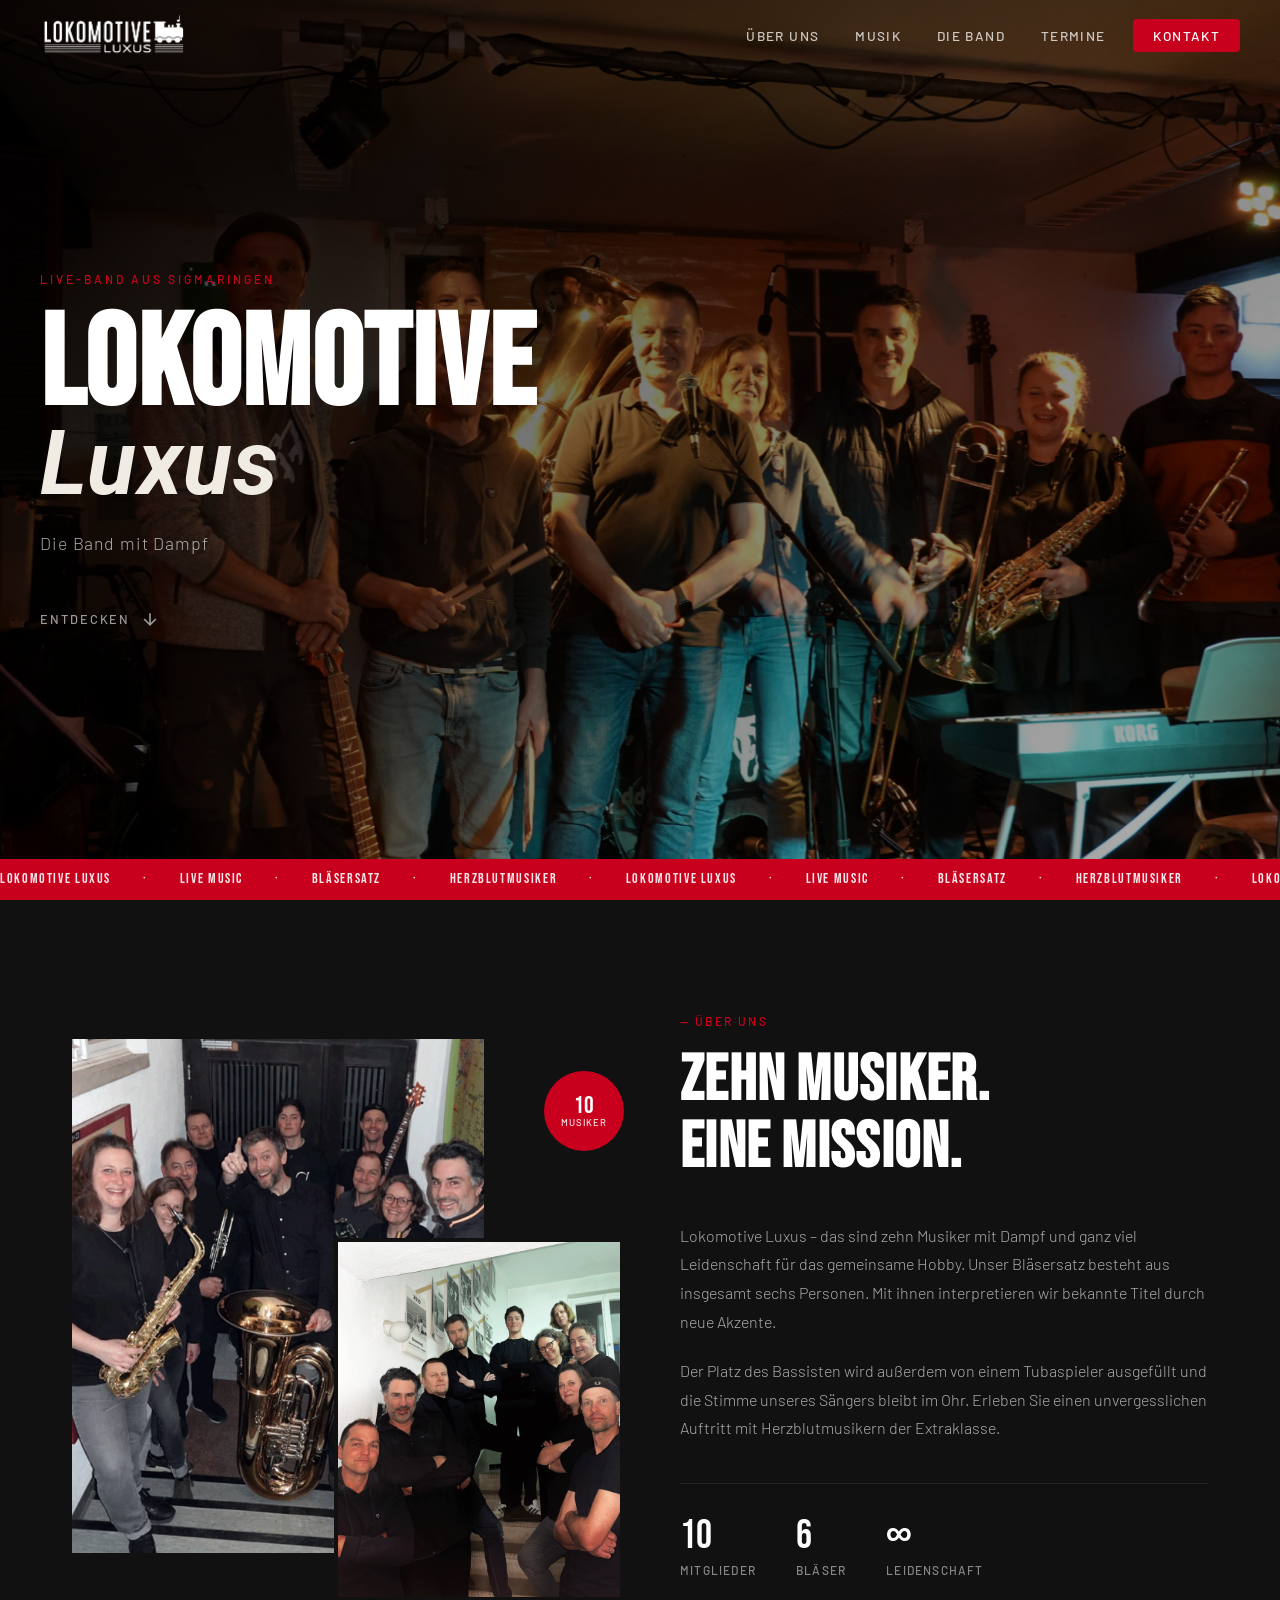
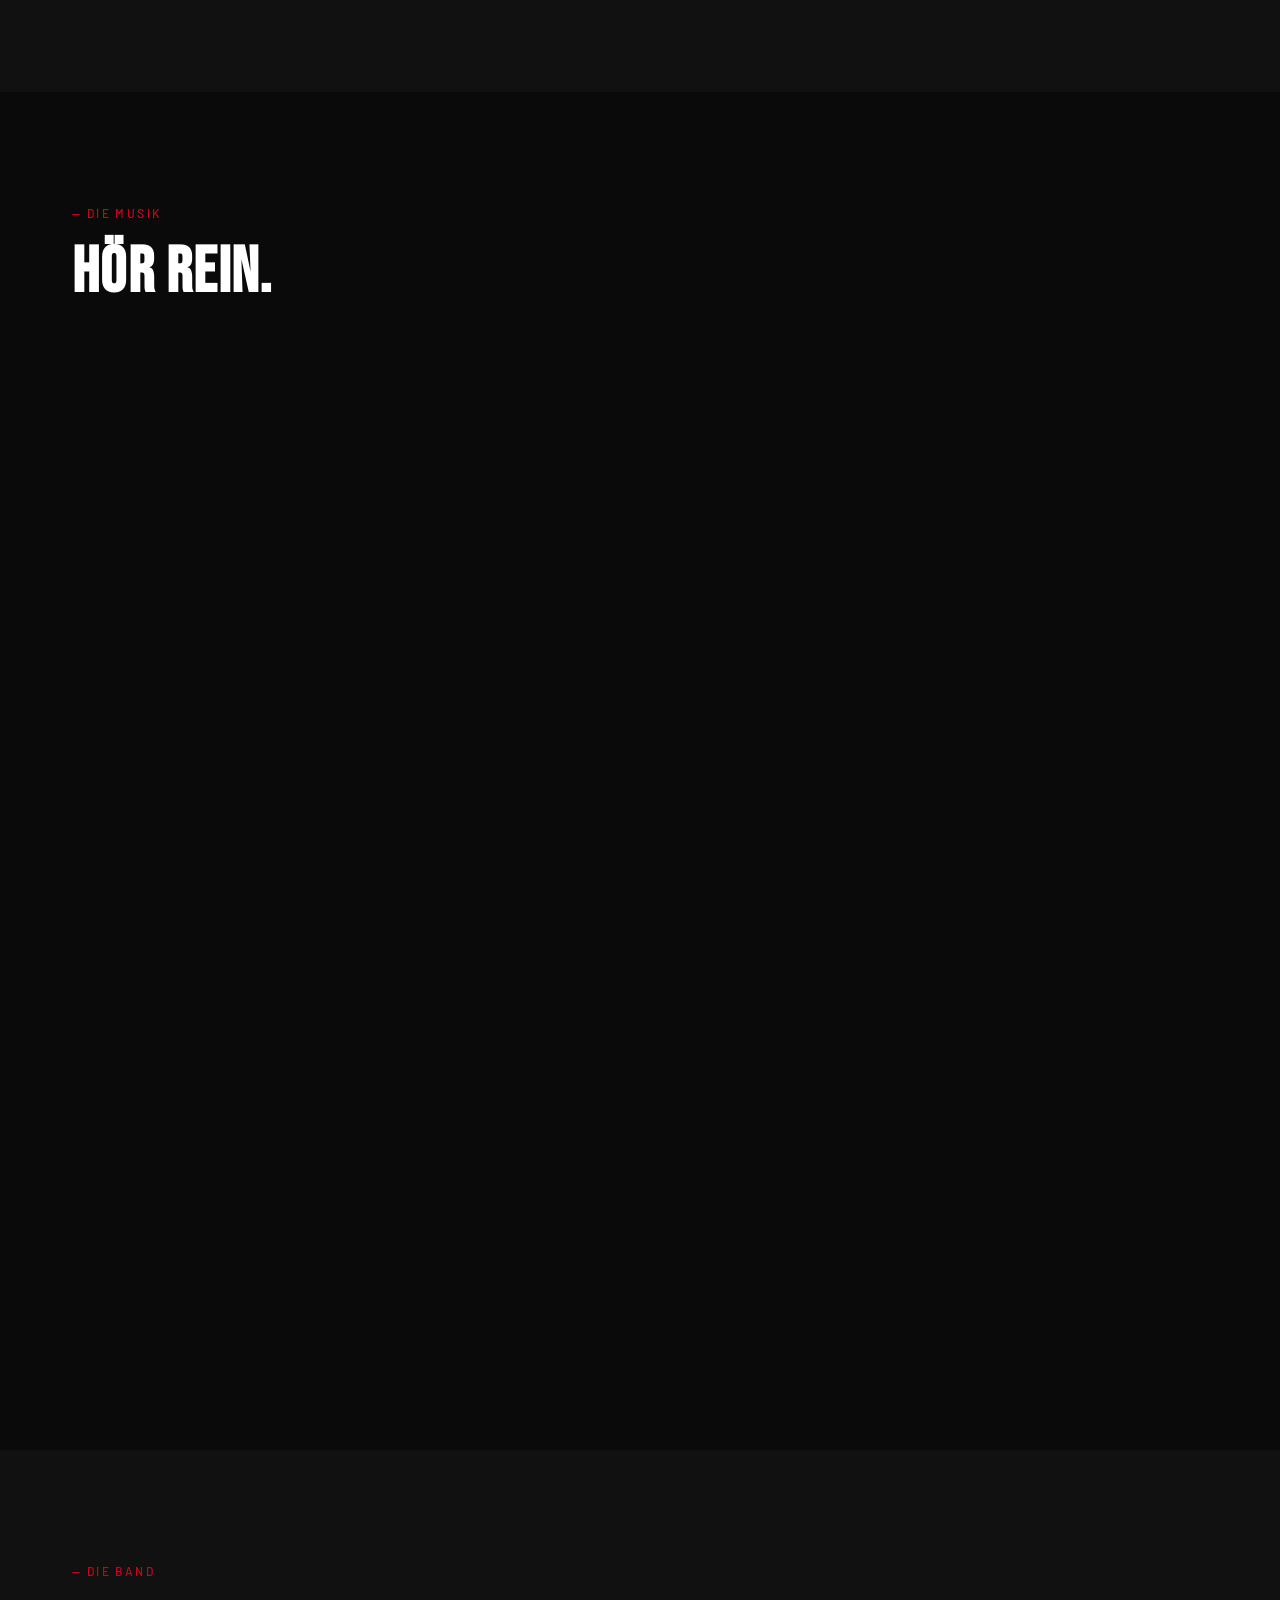
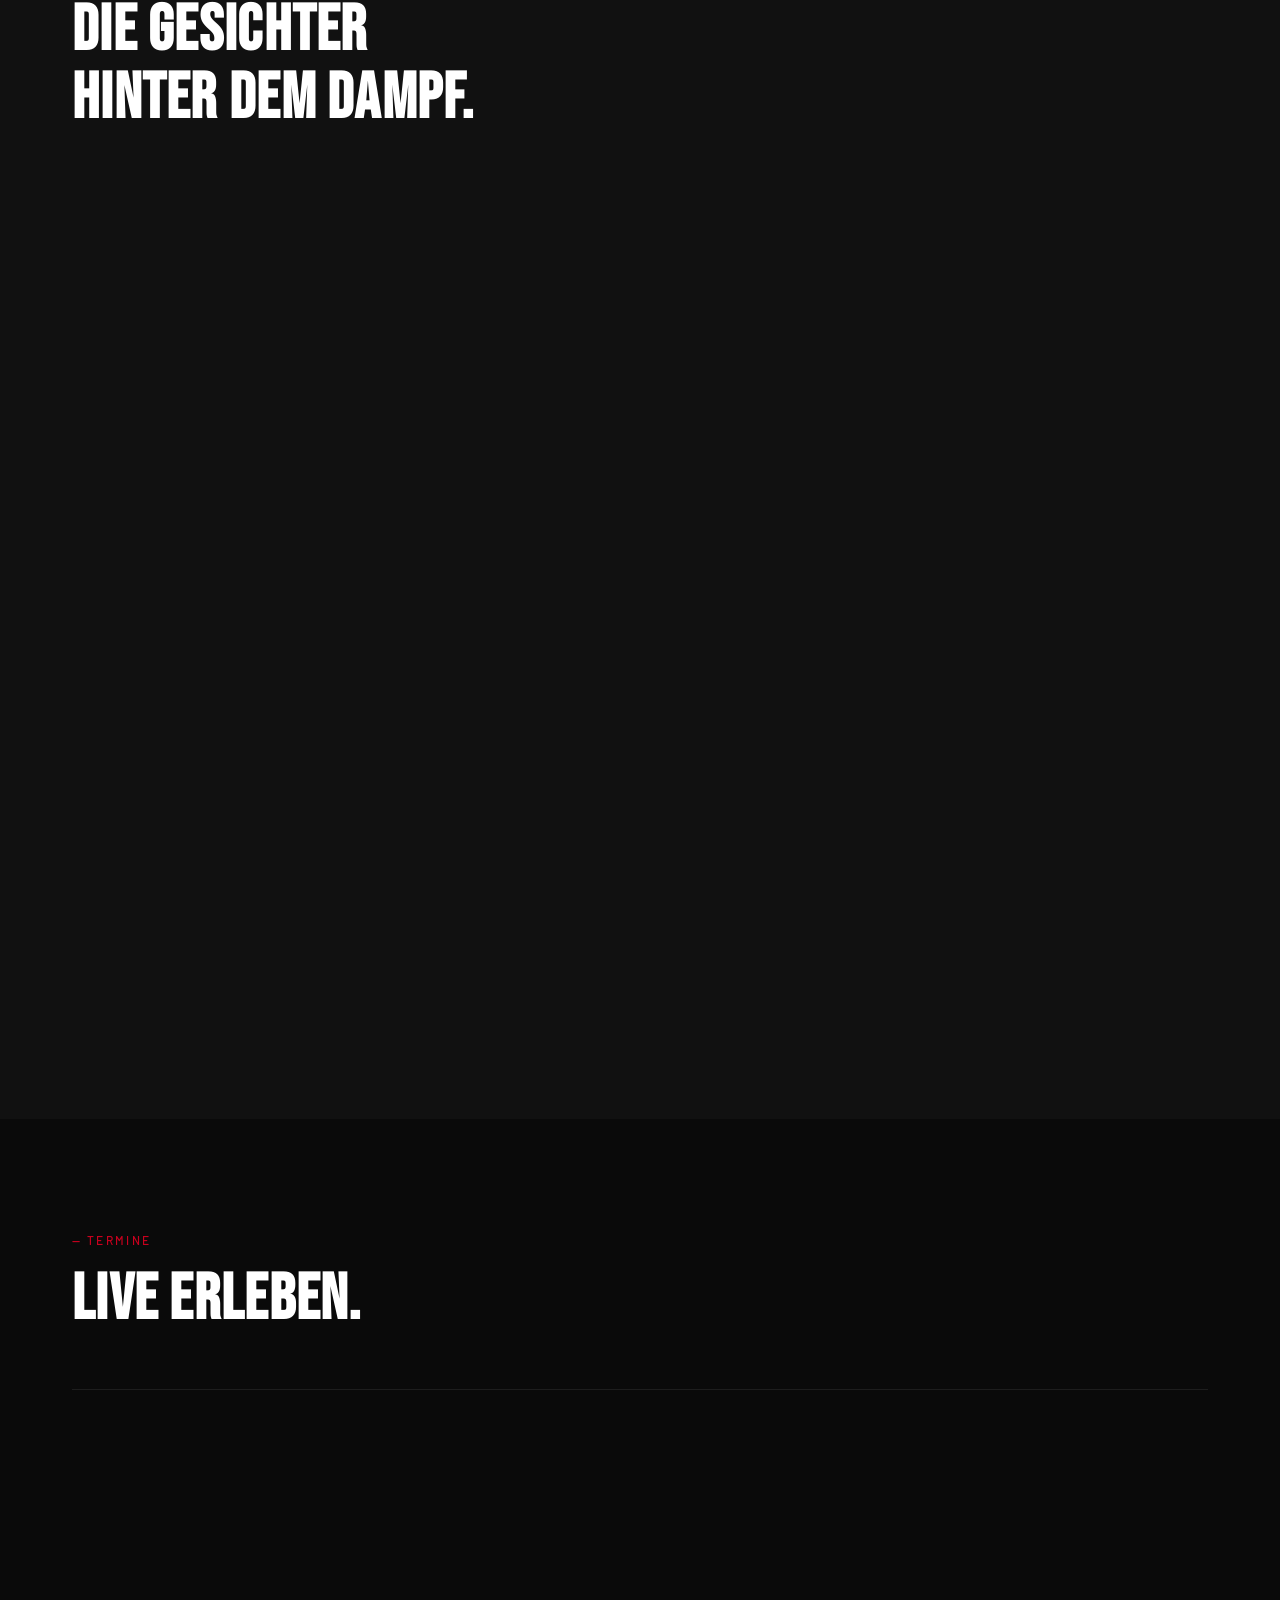
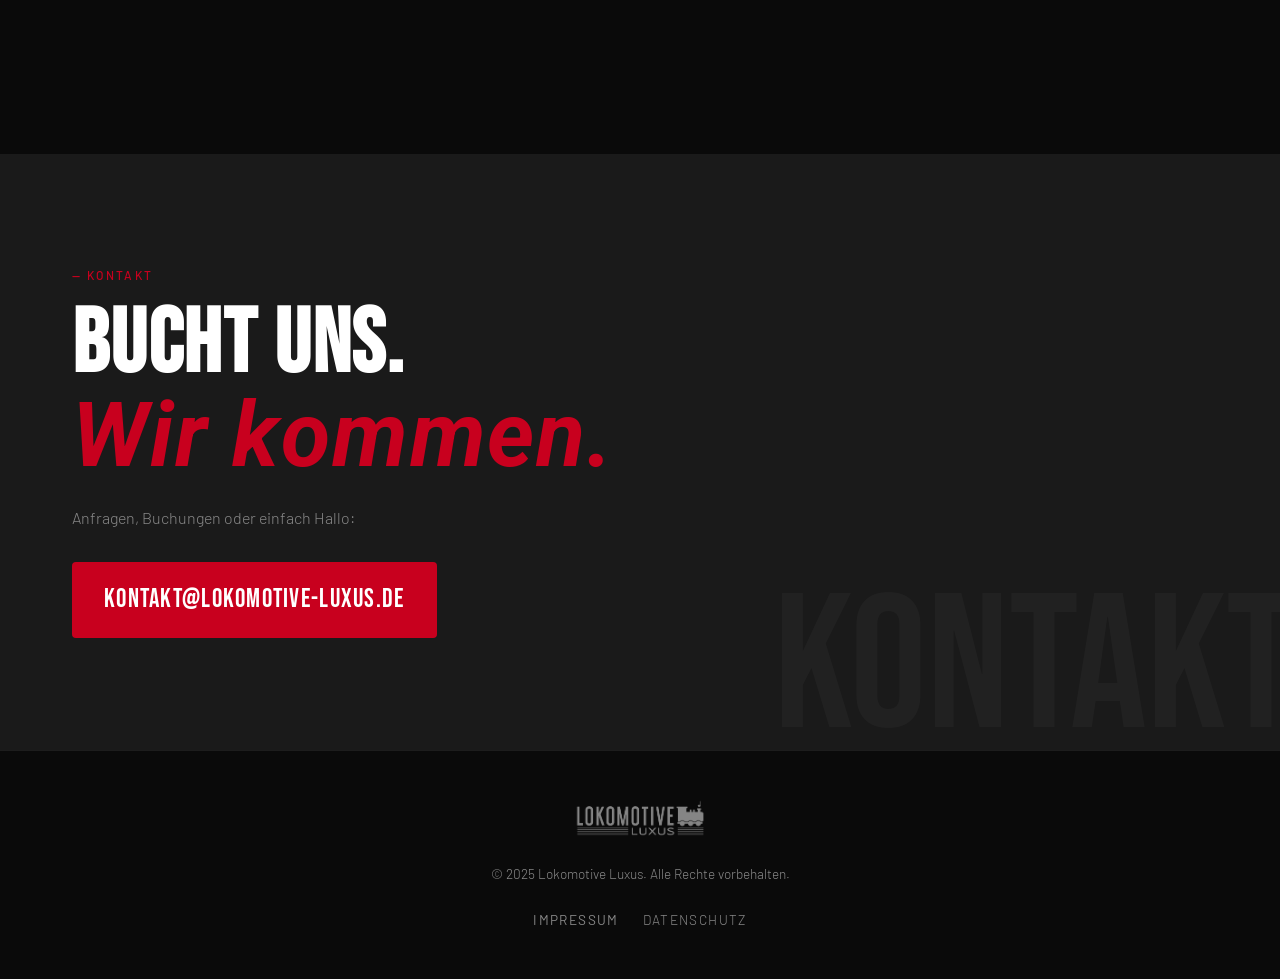
<file: index.html>
<!doctype html>
<html lang="de">
  <head>
    <meta charset="UTF-8" />
    <meta name="viewport" content="width=device-width, initial-scale=1.0" />
    <title>Lokomotive Luxus</title>
    <link rel="preconnect" href="https://fonts.googleapis.com" />
    <link rel="preconnect" href="https://fonts.gstatic.com" crossorigin />
    <link
      href="https://fonts.googleapis.com/css2?family=Anton&family=Libre+Baskerville:ital,wght@0,400;0,700;1,400&family=Barlow:wght@300;400;500;600&display=swap"
      rel="stylesheet"
    />
    <link rel="stylesheet" href="style.css" />
  </head>
  <body>
    <!-- NAV -->
    <nav class="nav" id="nav">
      <a href="#hero" class="nav-logo">
        <img src="sw1.png" alt="Lokomotive Luxus Logo" />
      </a>
      <input type="checkbox" id="nav-toggle" class="nav-toggle-input" />
      <label for="nav-toggle" class="nav-burger" aria-label="Menü">
        <span></span><span></span><span></span>
      </label>
      <ul class="nav-links">
        <li><a href="#ueber-uns" class="nav-link">Über uns</a></li>
        <li><a href="#musik" class="nav-link">Musik</a></li>
        <li><a href="#band" class="nav-link">Die Band</a></li>
        <li><a href="#termine" class="nav-link">Termine</a></li>
        <li><a href="#kontakt" class="nav-link nav-cta">Kontakt</a></li>
      </ul>
    </nav>

    <!-- HERO -->
    <section class="hero" id="hero">
      <div class="hero-bg">
        <source srcset="Die-Band1.webp" type="image/webp">
        <img
          src="Die-Band1.JPG"
          alt="Lokomotive Luxus"
          class="hero-img"
          loading="lazy"
        />
        <div class="hero-overlay"></div>
      </div>
      <div class="hero-content">
        <p class="hero-eyebrow">Live-Band aus Sigmaringen</p>
        <h1 class="hero-title">Lokomotive<br /><em>Luxus</em></h1>
        <p class="hero-sub">Die Band mit Dampf</p>
        <a href="#ueber-uns" class="hero-scroll">
          <span>Entdecken</span>
          <svg
            width="20"
            height="20"
            viewBox="0 0 24 24"
            fill="none"
            stroke="currentColor"
            stroke-width="2"
          >
            <path d="M12 5v14M5 12l7 7 7-7" />
          </svg>
        </a>
      </div>
      <div class="hero-ticker">
        <div class="ticker-track">
          <span>Lokomotive Luxus</span><span>·</span> <span>Live Music</span
          ><span>·</span> <span>Bläsersatz</span><span>·</span>
          <span>Herzblutmusiker</span><span>·</span>
          <span>Lokomotive Luxus</span><span>·</span> <span>Live Music</span
          ><span>·</span> <span>Bläsersatz</span><span>·</span>
          <span>Herzblutmusiker</span><span>·</span>
          <span>Lokomotive Luxus</span><span>·</span> <span>Live Music</span
          ><span>·</span> <span>Bläsersatz</span><span>·</span>
          <span>Herzblutmusiker</span><span>·</span>
        </div>
      </div>
    </section>

    <!-- ÜBER UNS -->
    <section class="section ueber" id="ueber-uns">
      <div class="ueber-grid">
        <div class="ueber-images">
          <div class="ueber-img-wrap ueber-img-1">
            <img src="band2.png" alt="Die Band" />
          </div>
          <div class="ueber-img-wrap ueber-img-2">
            <img src="band5.png" alt="Die Band live" />
          </div>
          <div class="ueber-img-badge">10<br /><span>Musiker</span></div>
        </div>
        <div class="ueber-text">
          <p class="section-label">— Über uns</p>
          <h2 class="section-title">Zehn Musiker.<br />Eine Mission.</h2>
          <p class="ueber-body">
            Lokomotive Luxus – das sind zehn Musiker mit Dampf und ganz viel
            Leidenschaft für das gemeinsame Hobby. Unser Bläsersatz besteht aus
            insgesamt sechs Personen. Mit ihnen interpretieren wir bekannte
            Titel durch neue Akzente.
          </p>
          <p class="ueber-body">
            Der Platz des Bassisten wird außerdem von einem Tubaspieler
            ausgefüllt und die Stimme unseres Sängers bleibt im Ohr. Erleben Sie
            einen unvergesslichen Auftritt mit Herzblutmusikern der Extraklasse.
          </p>
          <div class="ueber-stats">
            <div class="stat">
              <span class="stat-num">10</span>
              <span class="stat-label">Mitglieder</span>
            </div>
            <div class="stat">
              <span class="stat-num">6</span>
              <span class="stat-label">Bläser</span>
            </div>
            <div class="stat">
              <span class="stat-num">∞</span>
              <span class="stat-label">Leidenschaft</span>
            </div>
          </div>
        </div>
      </div>
    </section>

    <!-- MUSIK -->
    <section class="section musik" id="musik">
      <div class="container">
        <div class="section-header">
          <p class="section-label">— Die Musik</p>
          <h2 class="section-title">Hör rein.</h2>
        </div>
        <div class="video-grid">
          <div class="video-wrap video-featured">
            <div class="video-inner">
              <iframe
                src="https://www.youtube.com/embed/05pYizA6dMw?si=qsVKzCk1GPzJLor9"
                title="Lokomotive Luxus Video 1"
                frameborder="0"
                allow="
                  accelerometer;
                  autoplay;
                  clipboard-write;
                  encrypted-media;
                  gyroscope;
                  picture-in-picture;
                  web-share;
                "
                allowfullscreen
              ></iframe>
            </div>
          </div>
          <div class="video-wrap">
            <div class="video-inner">
              <iframe
                src="https://www.youtube.com/embed/mKi1Lw7p-j0?si=BVHfqullY2GyNnRQ"
                title="Lokomotive Luxus Video 2"
                frameborder="0"
                allow="
                  accelerometer;
                  autoplay;
                  clipboard-write;
                  encrypted-media;
                  gyroscope;
                  picture-in-picture;
                  web-share;
                "
                allowfullscreen
              ></iframe>
            </div>
          </div>
          <div class="video-wrap">
            <div class="video-inner">
              <iframe
                src="https://www.youtube.com/embed/_XGs20usIF4?si=UQAHjrbXHE8LG9Il"
                title="Lokomotive Luxus Video 3"
                frameborder="0"
                allow="
                  accelerometer;
                  autoplay;
                  clipboard-write;
                  encrypted-media;
                  gyroscope;
                  picture-in-picture;
                  web-share;
                "
                allowfullscreen
              ></iframe>
            </div>
          </div>
        </div>
      </div>
    </section>

    <!-- DIE BAND -->
    <section class="section band" id="band">
      <div class="container">
        <div class="section-header">
          <p class="section-label">— Die Band</p>
          <h2 class="section-title">Die Gesichter<br />hinter dem Dampf.</h2>
        </div>
        <div class="band-grid">
          <div class="member-card">
            <div class="member-img-wrap">
              <img src="friedrich.png" alt="Friedrich" />
              <div class="member-overlay"></div>
            </div>
            <div class="member-info">
              <h3 class="member-name">Friedrich</h3>
              <p class="member-role">Tuba · Bandchef</p>
              <p class="member-bio">
                Immer gut gelaunt und alles perfekt im Griff.
              </p>
            </div>
          </div>

          <div class="member-card">
            <div class="member-img-wrap">
              <img src="christian.png" alt="Christian" />
              <div class="member-overlay"></div>
            </div>
            <div class="member-info">
              <h3 class="member-name">Christian</h3>
              <p class="member-role">Gesang · Mundharmonika</p>
              <p class="member-bio">
                Der Wahnsinn in Person – man darf auf alles gefasst sein.
              </p>
            </div>
          </div>

          <div class="member-card">
            <div class="member-img-wrap">
              <img src="antje.png" alt="Antje" />
              <div class="member-overlay"></div>
            </div>
            <div class="member-info">
              <h3 class="member-name">Antje</h3>
              <p class="member-role">Keyboard · Managerin</p>
              <p class="member-bio">
                Organisationstalent mit viel Einsatz und Herz.
              </p>
            </div>
          </div>

          <div class="member-card">
            <div class="member-img-wrap">
              <img src="roman.png" alt="Roman" />
              <div class="member-overlay"></div>
            </div>
            <div class="member-info">
              <h3 class="member-name">Roman</h3>
              <p class="member-role">E-Gitarre</p>
              <p class="member-bio">
                Lässigkeit kennt keine Grenzen. Maximaler Output mit minimalem
                Einsatz.
              </p>
            </div>
          </div>

          <div class="member-card">
            <div class="member-img-wrap">
              <img src="holger.png" alt="Holger" />
              <div class="member-overlay"></div>
            </div>
            <div class="member-info">
              <h3 class="member-name">Holger</h3>
              <p class="member-role">Schlagzeug</p>
              <p class="member-bio">
                Taktvoller Teamplayer mit dem schönsten Lächeln Oberschwabens.
              </p>
            </div>
          </div>

          <div class="member-card">
            <div class="member-img-wrap">
              <img src="marc.png" alt="Marc" />
              <div class="member-overlay"></div>
            </div>
            <div class="member-info">
              <h3 class="member-name">Marc</h3>
              <p class="member-role">Posaune</p>
              <p class="member-bio">
                Badischer Import, der für Stimmung sorgt. Einziger mit echtem
                Zug.
              </p>
            </div>
          </div>

          <div class="member-card">
            <div class="member-img-wrap">
              <img src="guido.png" alt="Guido" />
              <div class="member-overlay"></div>
            </div>
            <div class="member-info">
              <h3 class="member-name">Guido</h3>
              <p class="member-role">Trompete</p>
              <p class="member-bio">
                Jede Menge Erfahrung gepaart mit tollen Ideen.
              </p>
            </div>
          </div>

          <div class="member-card">
            <div class="member-img-wrap">
              <img src="manuela.png" alt="Manuela" />
              <div class="member-overlay"></div>
            </div>
            <div class="member-info">
              <h3 class="member-name">Manuela</h3>
              <p class="member-role">Tenor-Saxophon</p>
              <p class="member-bio">
                Unser Sonnenschein mit viel Text und Können.
              </p>
            </div>
          </div>

        </div>
      </div>
    </section>

    <!-- TERMINE -->
    <section class="section termine" id="termine">
      <div class="container">
        <div class="section-header">
          <p class="section-label">— Termine</p>
          <h2 class="section-title">Live erleben.</h2>
        </div>
        <div class="termine-list">
          <div class="termin-item">
            <div class="termin-date">
              <span class="termin-day">10</span>
              <span class="termin-month">Jul '25</span>
            </div>
            <div class="termin-info">
              <h3 class="termin-location">Sommerbühne Mengen</h3>
              <p class="termin-detail">Open Air · Mengen</p>
            </div>
            <a
              href="https://hzg-50-jahre-auf-dem-berg.de/"
              target="_blank"
              class="termin-btn"
              >Info</a
            >
          </div>

          <div class="termin-item">
            <div class="termin-date">
              <span class="termin-day">26</span>
              <span class="termin-month">Jul '25</span>
            </div>
            <div class="termin-info">
              <h3 class="termin-location">Hohenzollerngymnasium Sigmaringen</h3>
              <p class="termin-detail">50 Jahre auf dem Berg · Sigmaringen</p>
            </div>
            <span class="termin-btn termin-btn-soon">Bald</span>
          </div>
        </div>
      </div>
    </section>

    <!-- KONTAKT -->
    <section class="section kontakt" id="kontakt">
      <div class="kontakt-inner">
        <p class="section-label">— Kontakt</p>
        <h2 class="kontakt-title">Bucht uns.<br /><em>Wir kommen.</em></h2>
        <p class="kontakt-sub">Anfragen, Buchungen oder einfach Hallo:</p>
        <a href="mailto:kontakt@lokomotive-luxus.de" class="kontakt-mail">
          kontakt@lokomotive-luxus.de
        </a>
      </div>
    </section>

    <!-- FOOTER -->
    <footer class="footer">
      <div class="footer-inner">
        <img
          src="sw1.png"
          alt="Logo"
          class="footer-logo"
        />
        <p class="footer-copy">
          © 2025 Lokomotive Luxus. Alle Rechte vorbehalten.
        </p>
        <div class="footer-links">
          <button class="footer-link" onclick="openImpressum()">
            Impressum
          </button>
          <a href="Daten.html" class="footer-link">Datenschutz</a>
        </div>
      </div>
    </footer>

    <!-- IMPRESSUM MODAL -->
    <div class="modal-overlay" id="impressumOverlay" onclick="closeImpressum()">
      <div class="modal" onclick="event.stopPropagation()">
        <button class="modal-close" onclick="closeImpressum()">
          <svg
            width="24"
            height="24"
            viewBox="0 0 24 24"
            fill="none"
            stroke="currentColor"
            stroke-width="2"
          >
            <path d="M18 6L6 18M6 6l12 12" />
          </svg>
        </button>
        <h2 class="modal-title">Impressum</h2>
        <div class="modal-body">
          <p><strong>Angaben gemäß § 5 TMG</strong></p>
          <p>
            Lokomotive Luxus<br />Friedrich Strahl<br />Eichendorffstr. 9<br />72488
            Sigmaringen
          </p>
          <p>E-Mail: kontakt@lokomotive-luxus.de</p>
          <p>
            <strong>Haftungsausschluss:</strong> Unser Angebot enthält Links zu
            externen Webseiten Dritter, auf deren Inhalte wir keinen Einfluss
            haben. Für die Inhalte der verlinkten Seiten ist stets der jeweilige
            Anbieter oder Betreiber verantwortlich.
          </p>
        </div>
      </div>
    </div>

    <script>
      // Nav scroll effect
      const nav = document.getElementById("nav");
      window.addEventListener("scroll", () => {
        nav.classList.toggle("nav--scrolled", window.scrollY > 60);
      });

      // Close burger menu on link click
      document.querySelectorAll(".nav-link").forEach((link) => {
        link.addEventListener("click", () => {
          document.getElementById("nav-toggle").checked = false;
        });
      });

      // Modal
      function openImpressum() {
        document
          .getElementById("impressumOverlay")
          .classList.add("modal-overlay--active");
        document.body.style.overflow = "hidden";
      }
      function closeImpressum() {
        document
          .getElementById("impressumOverlay")
          .classList.remove("modal-overlay--active");
        document.body.style.overflow = "";
      }
      document.addEventListener("keydown", (e) => {
        if (e.key === "Escape") closeImpressum();
      });

      // Scroll reveal
      const observer = new IntersectionObserver(
        (entries) => {
          entries.forEach((entry) => {
            if (entry.isIntersecting) {
              entry.target.classList.add("revealed");
            }
          });
        },
        { threshold: 0.1 },
      );

      document
        .querySelectorAll(
          ".member-card, .termin-item, .video-wrap, .ueber-img-wrap, .stat",
        )
        .forEach((el) => {
          observer.observe(el);
        });
    </script>
  </body>
</html>
</file>
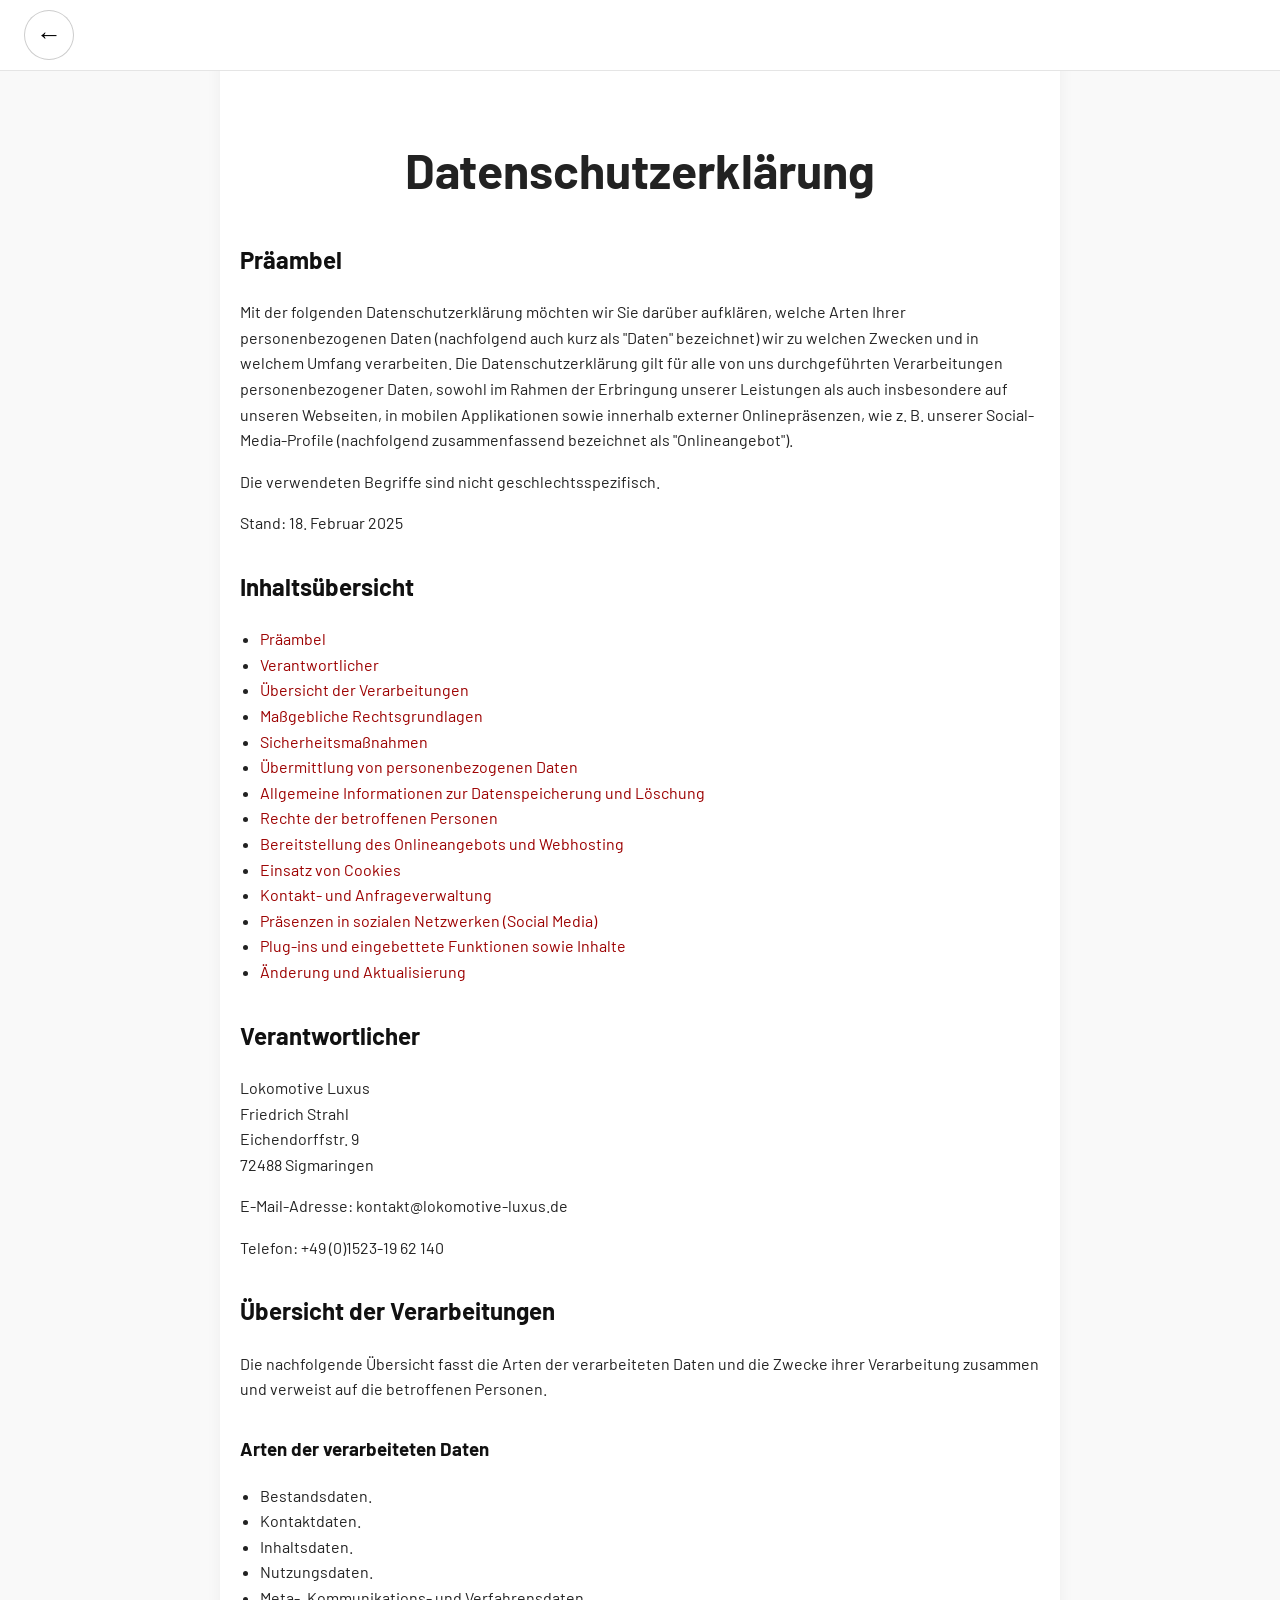
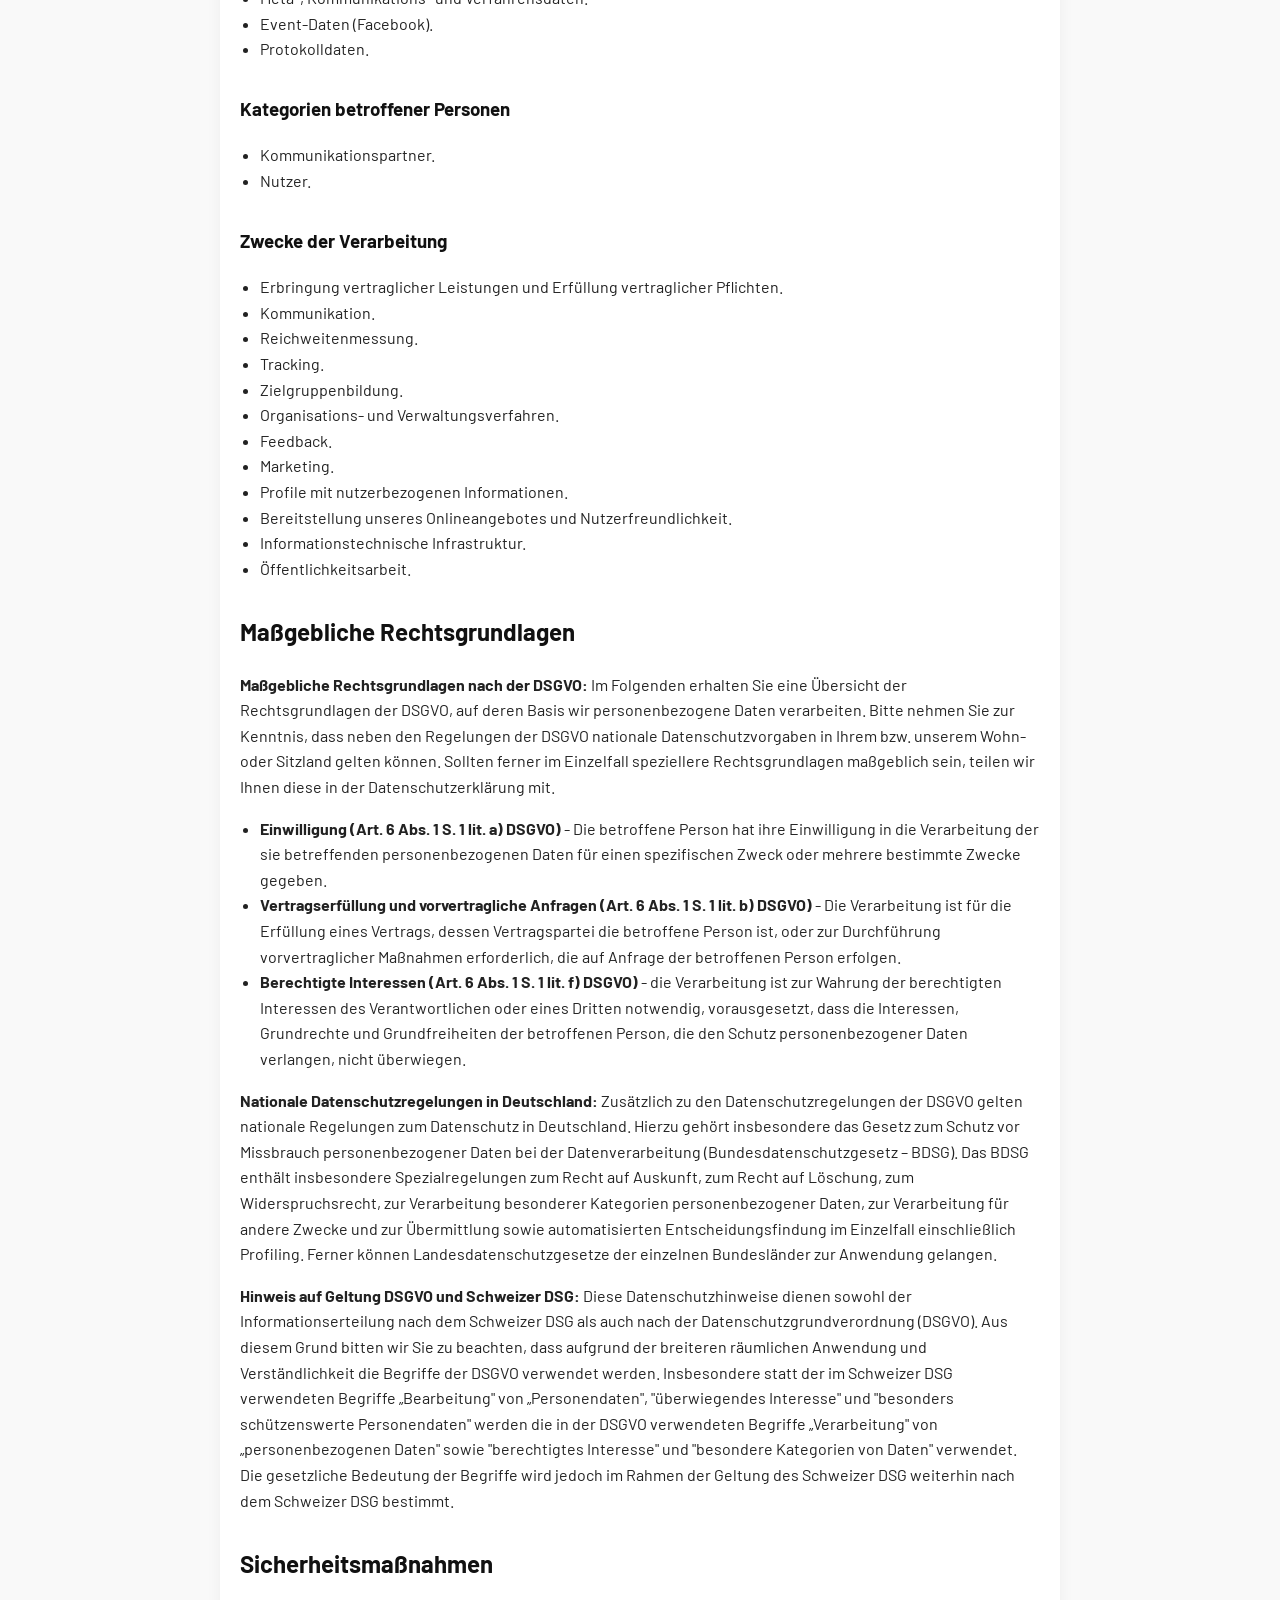
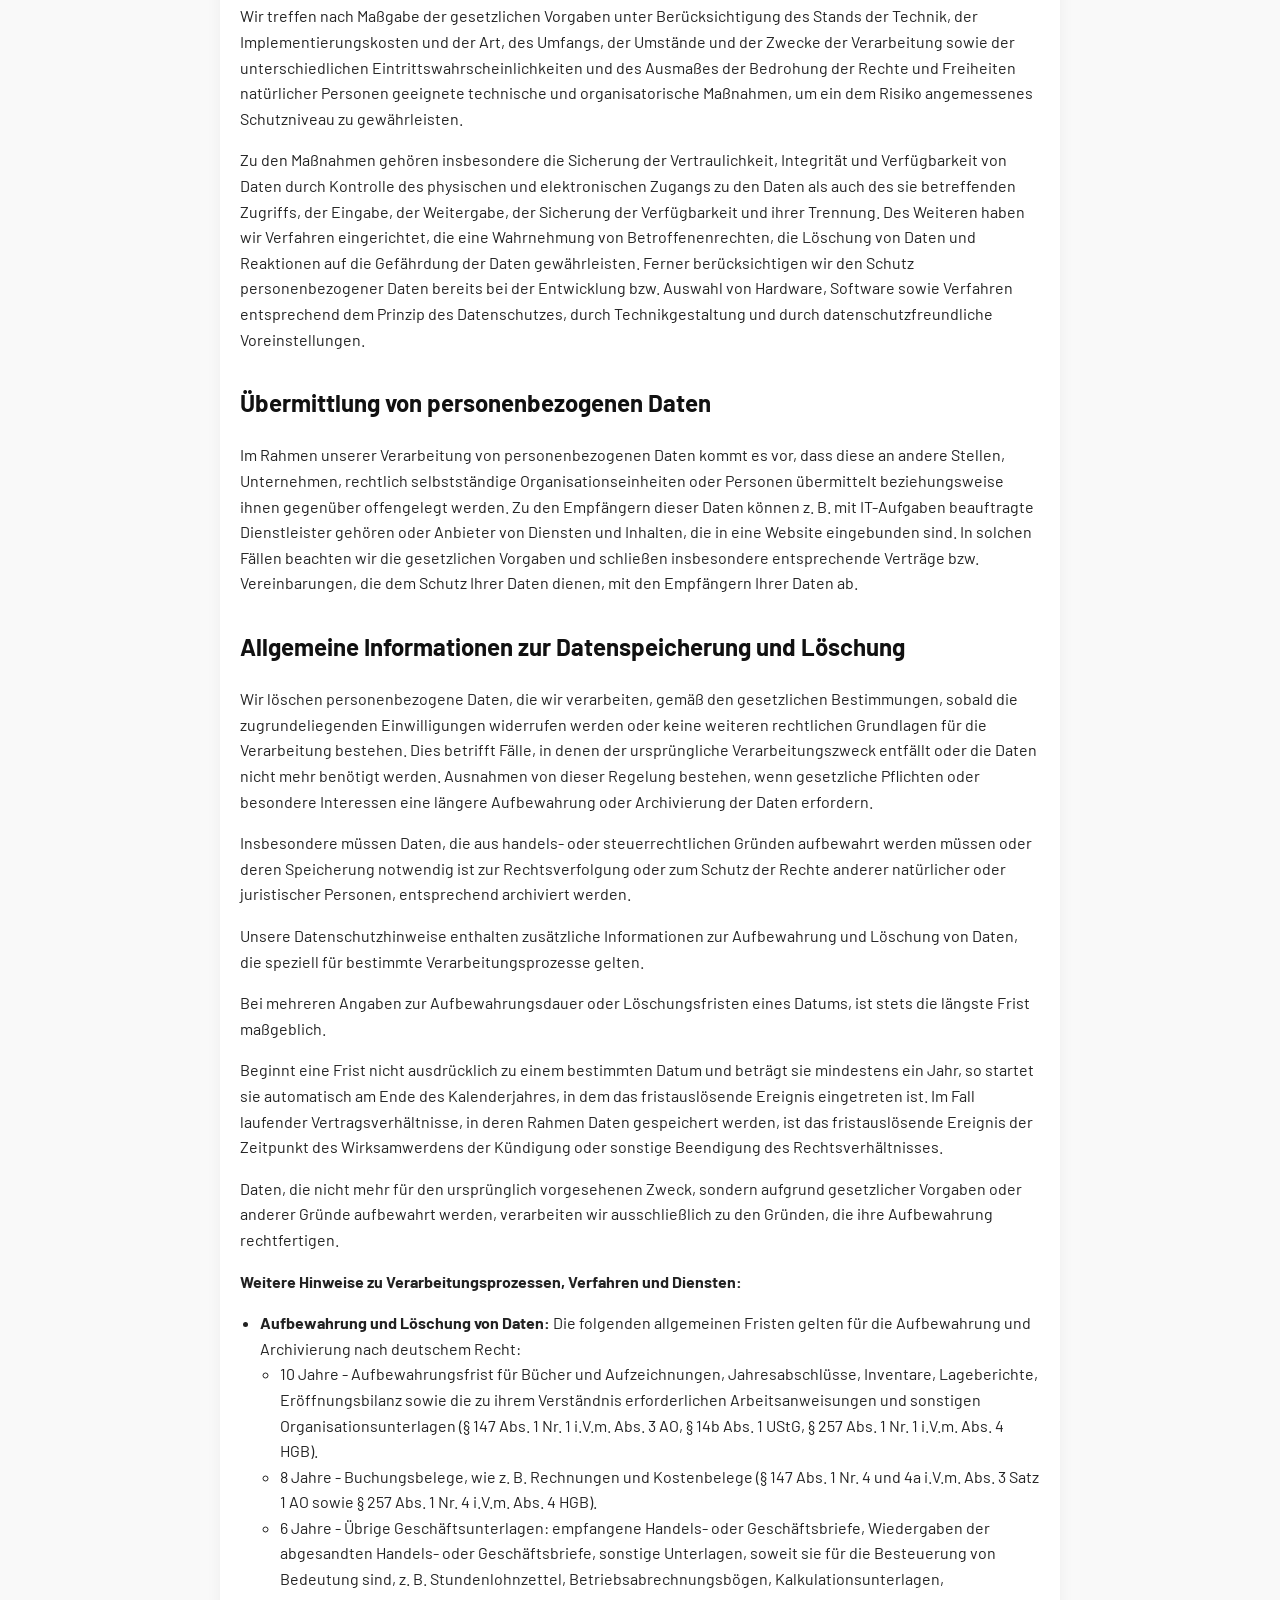
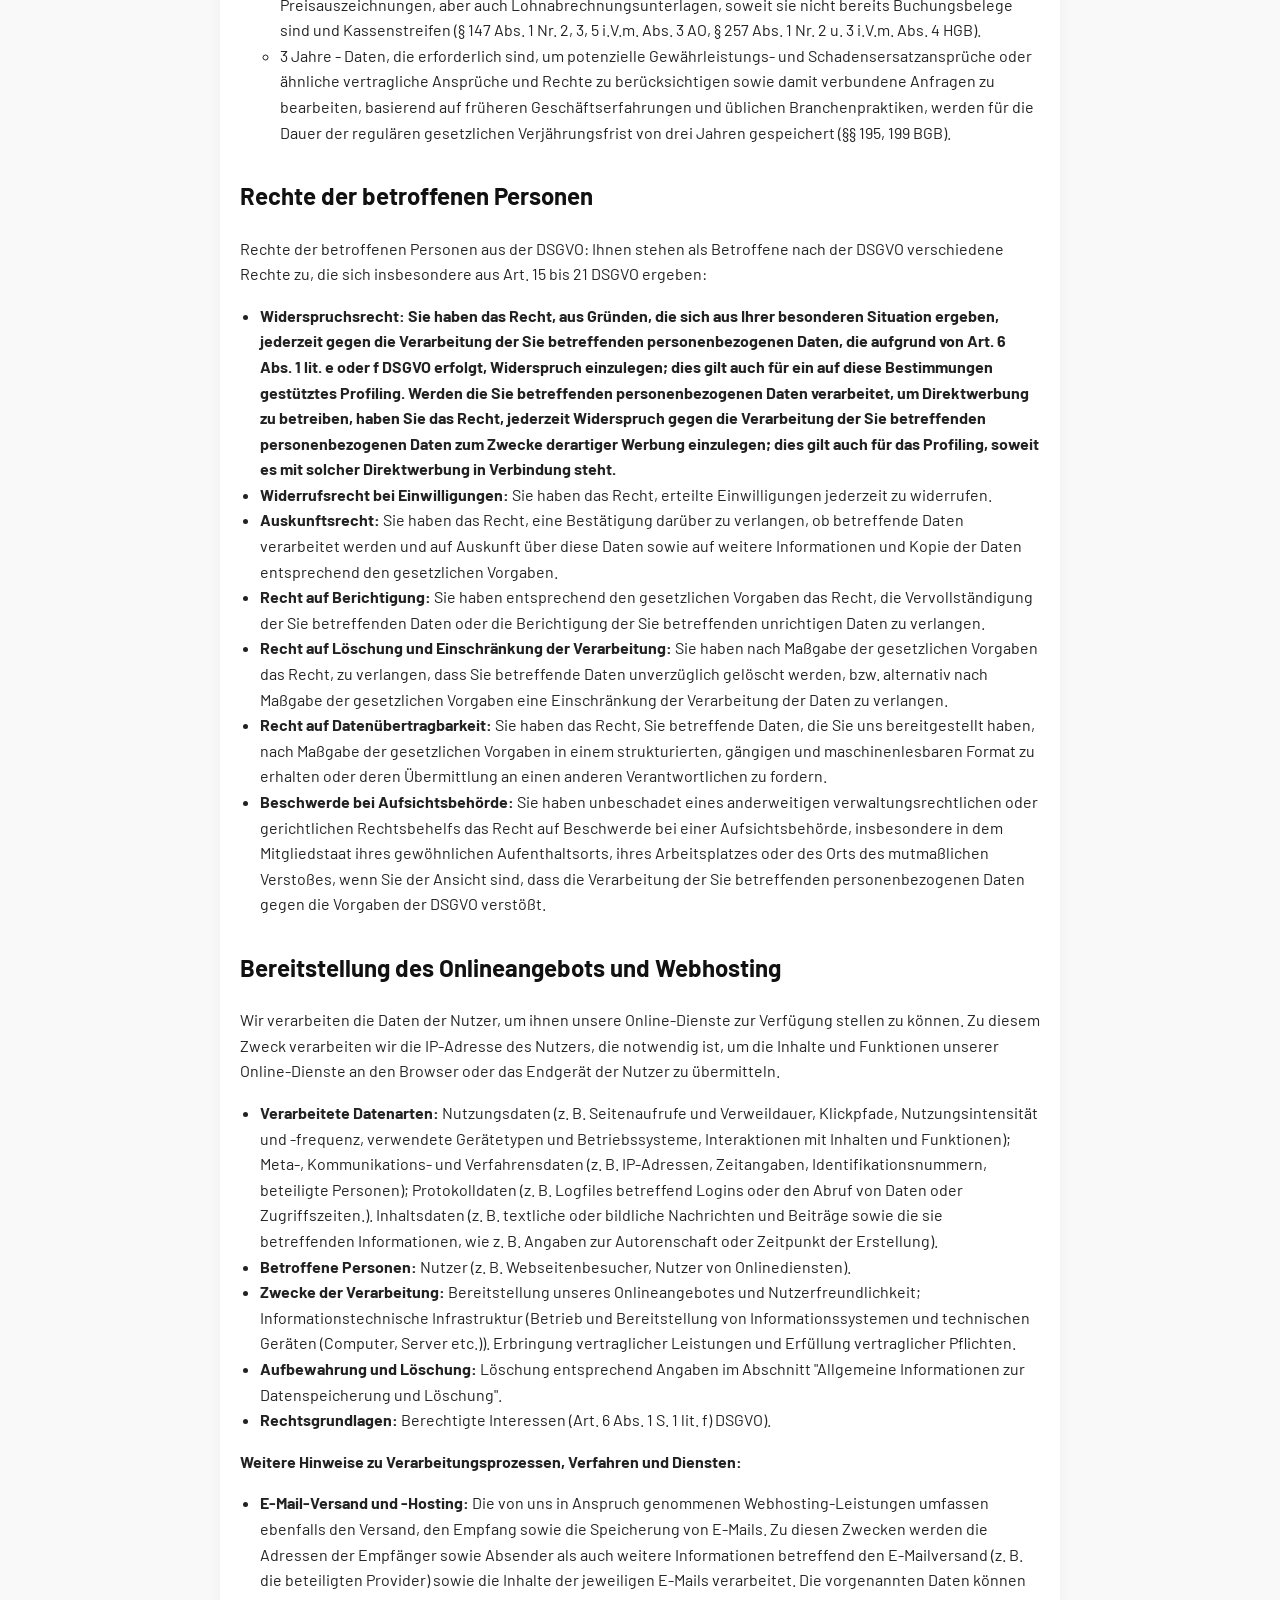
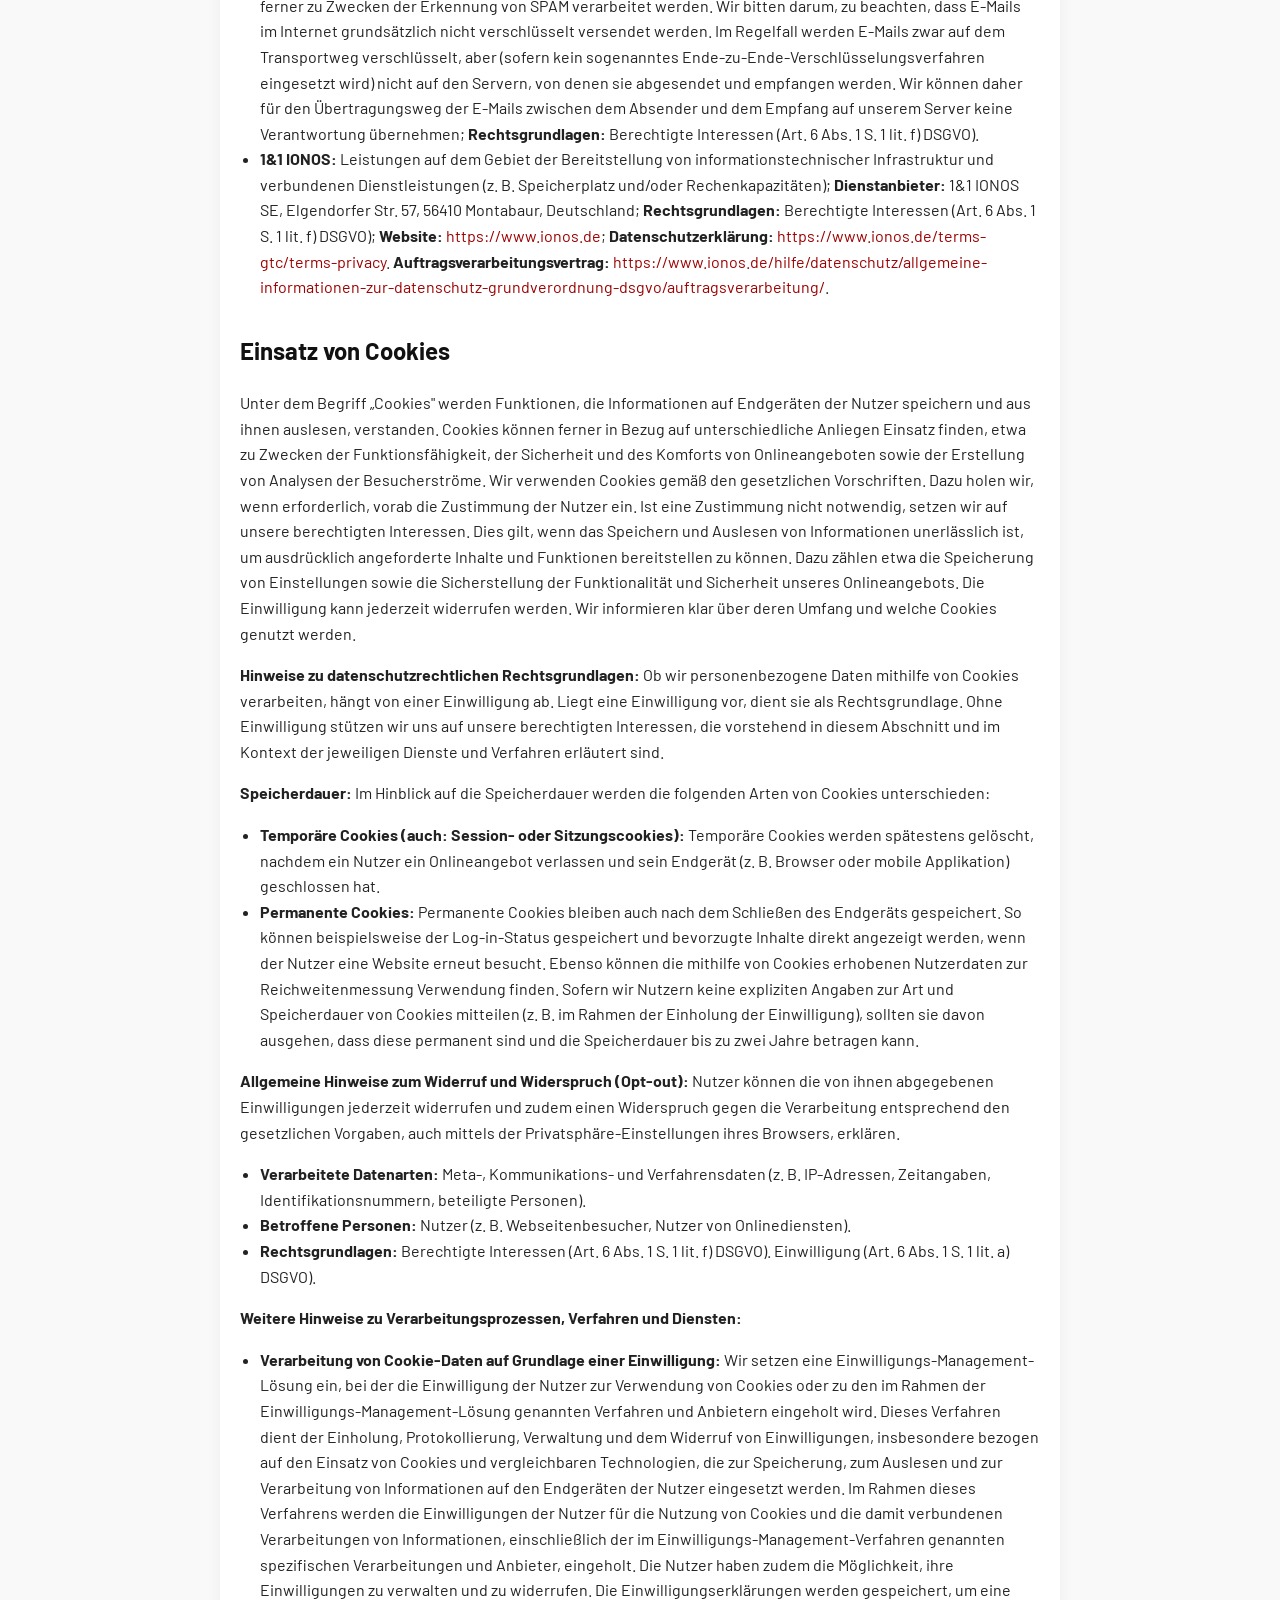
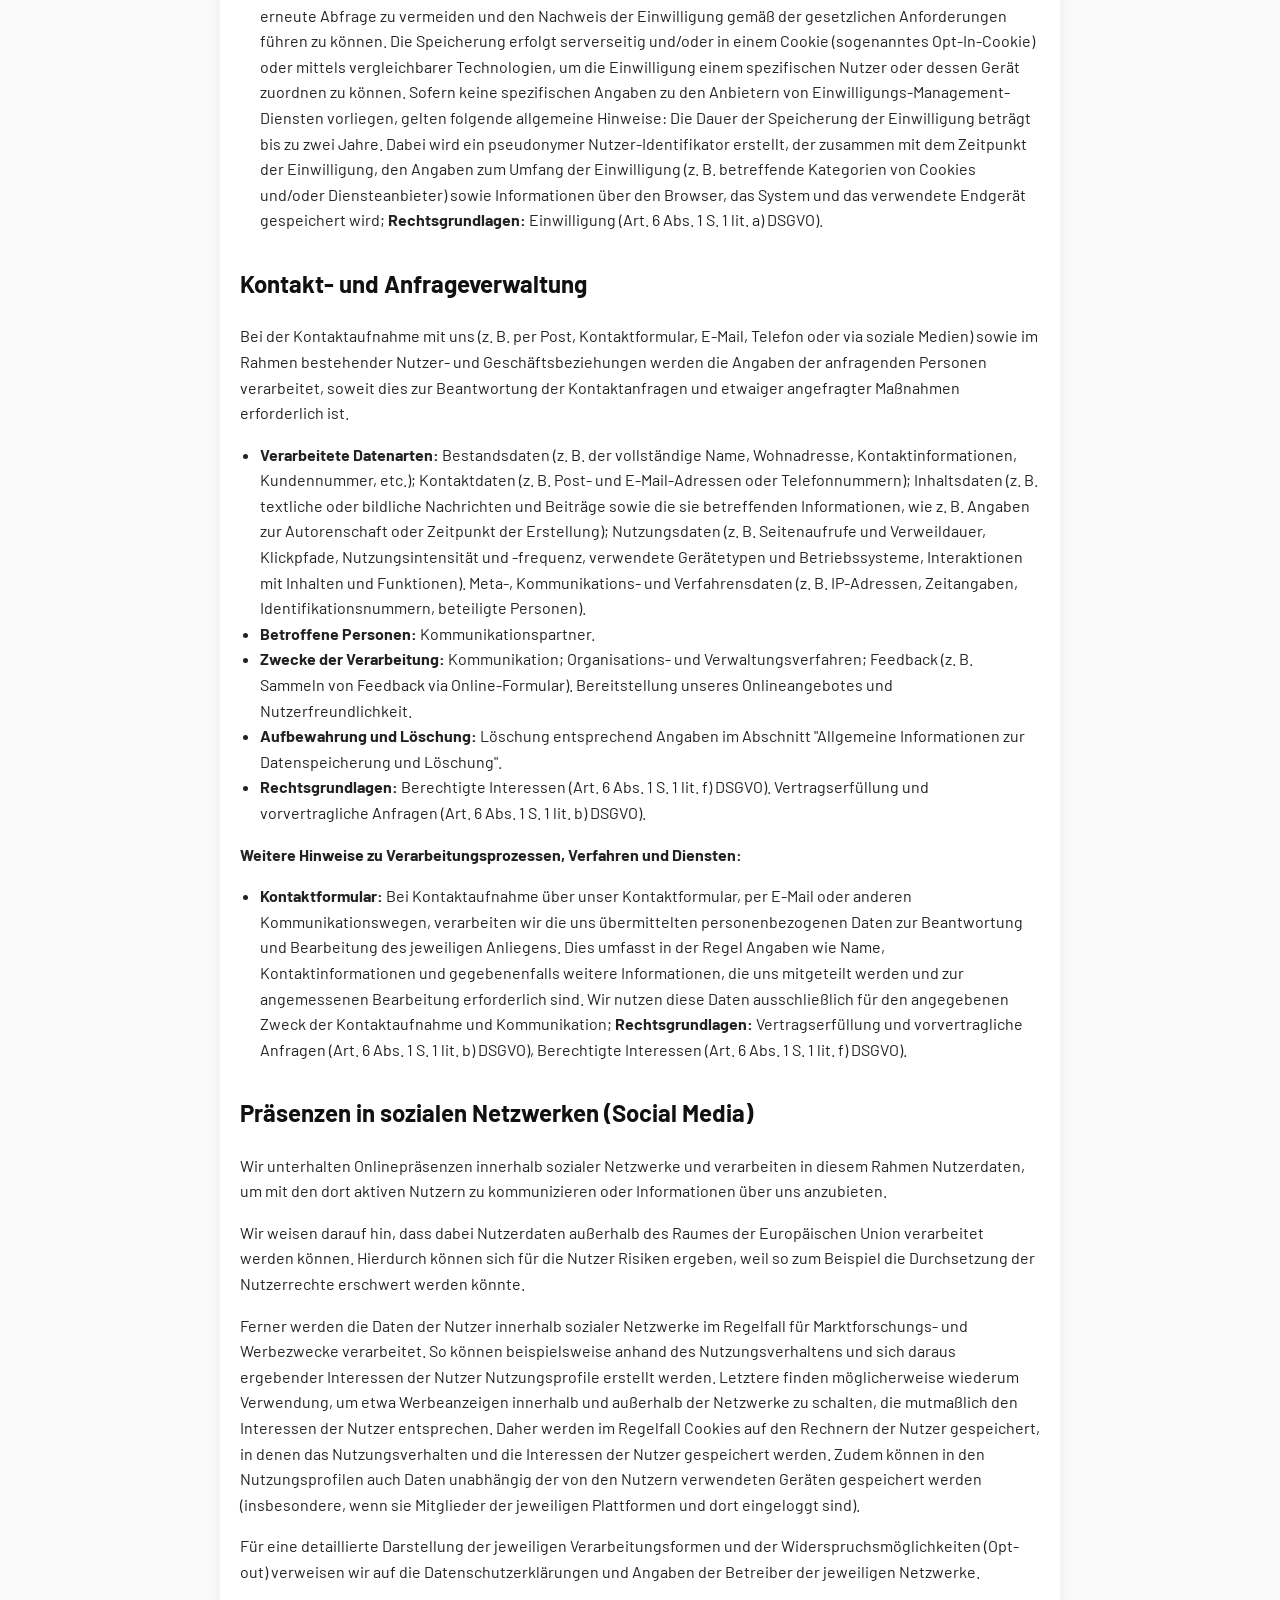
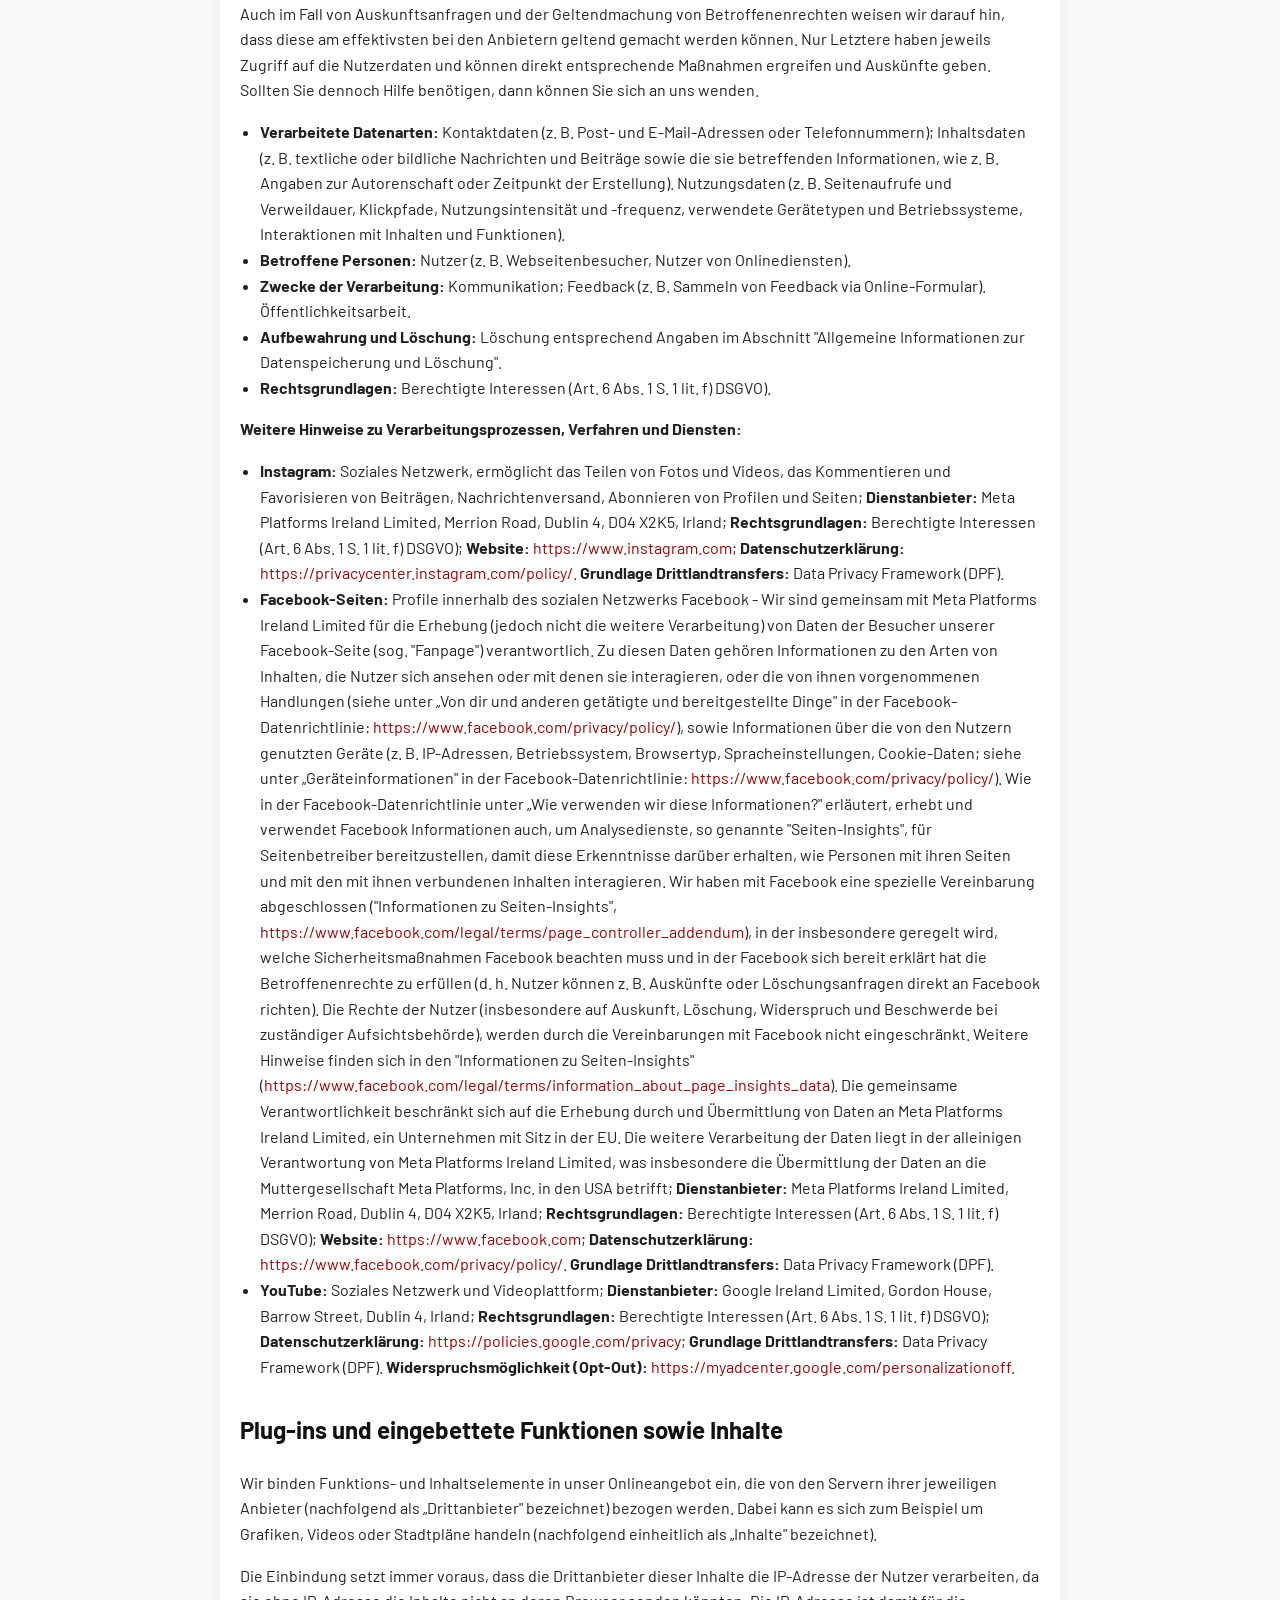
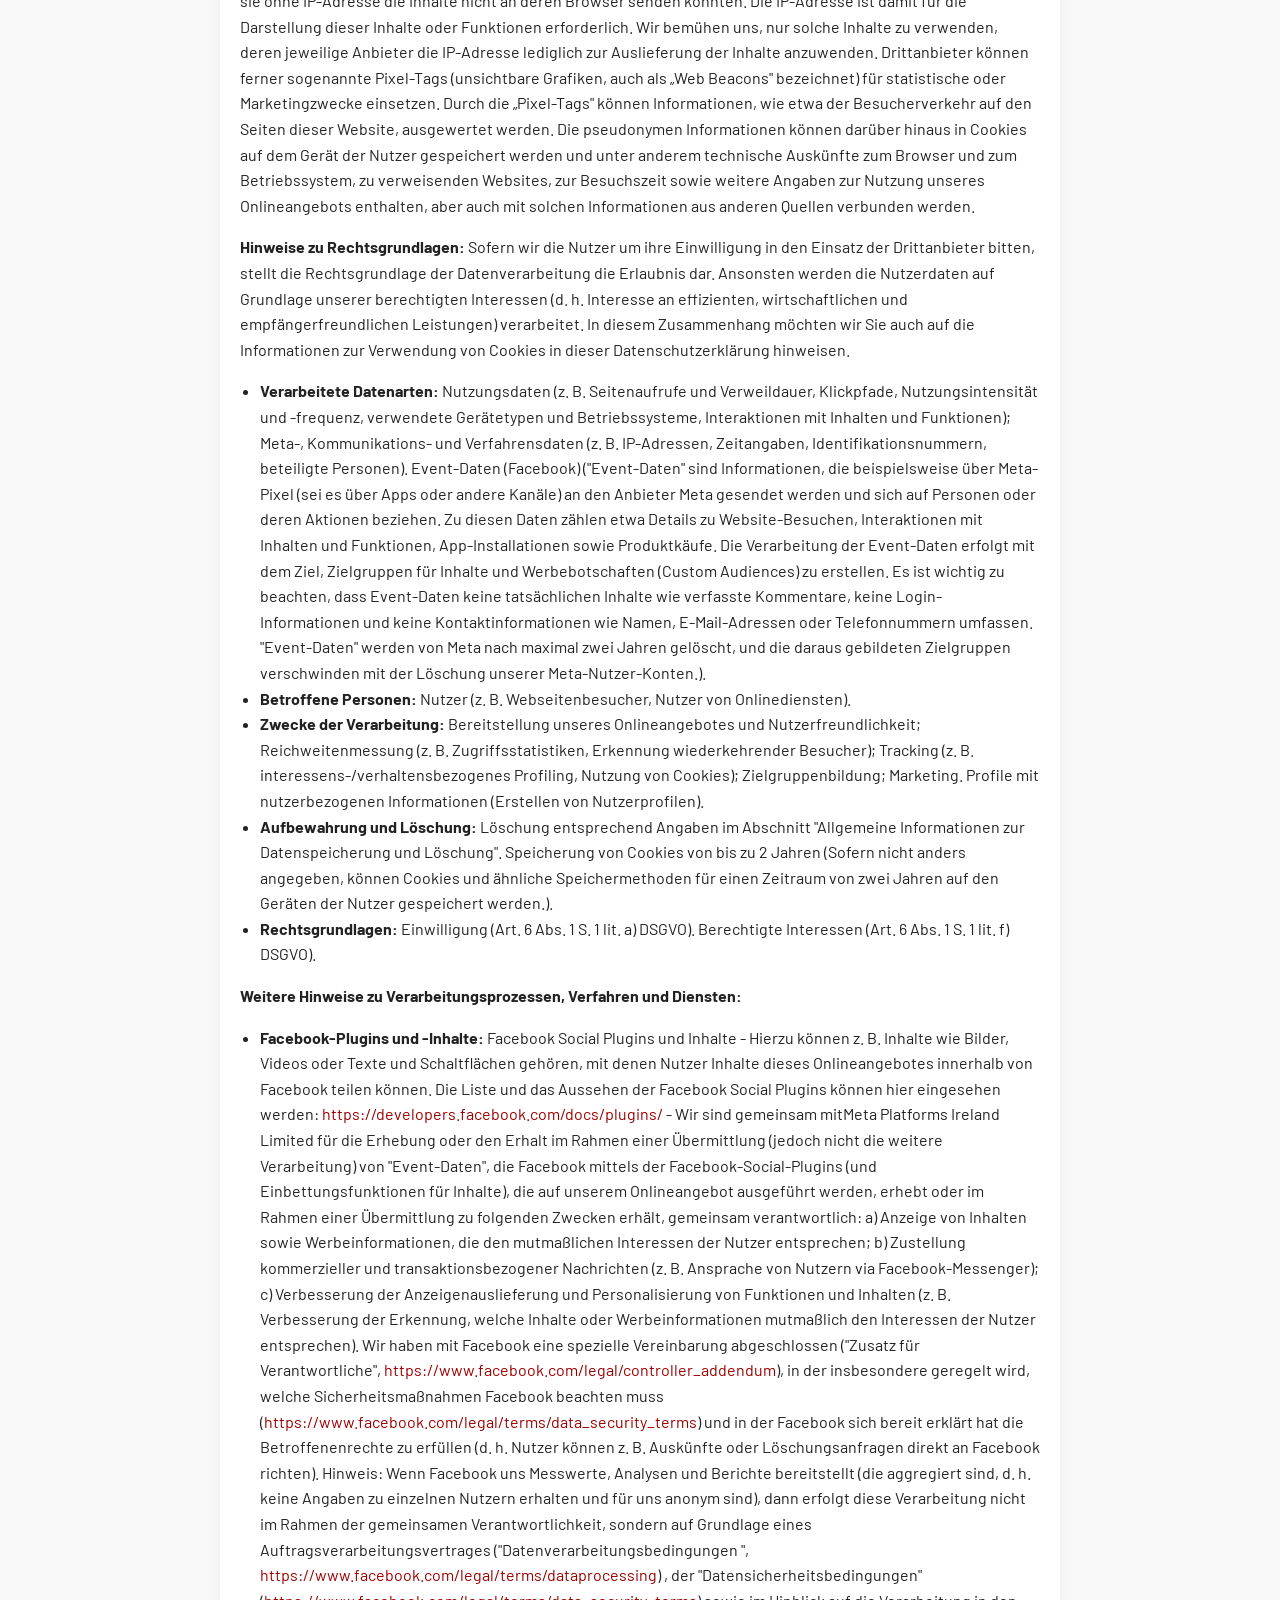
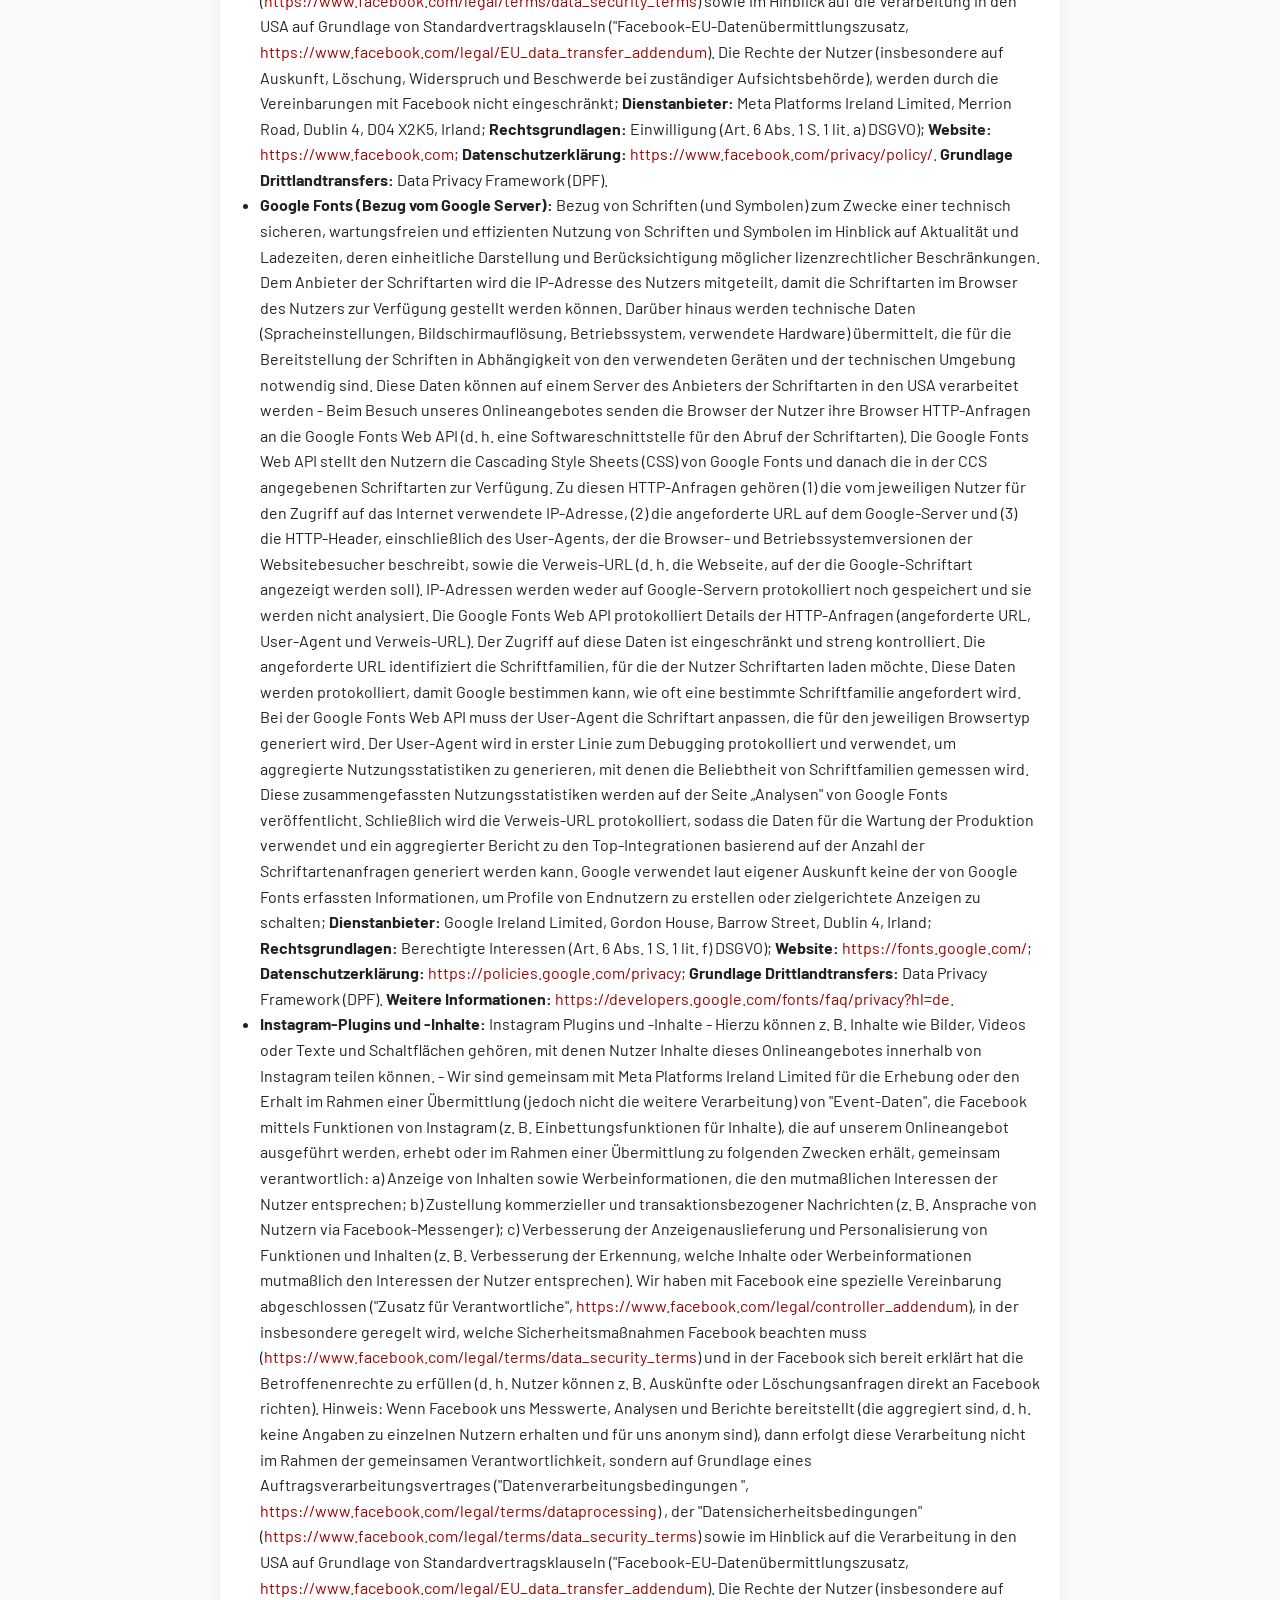
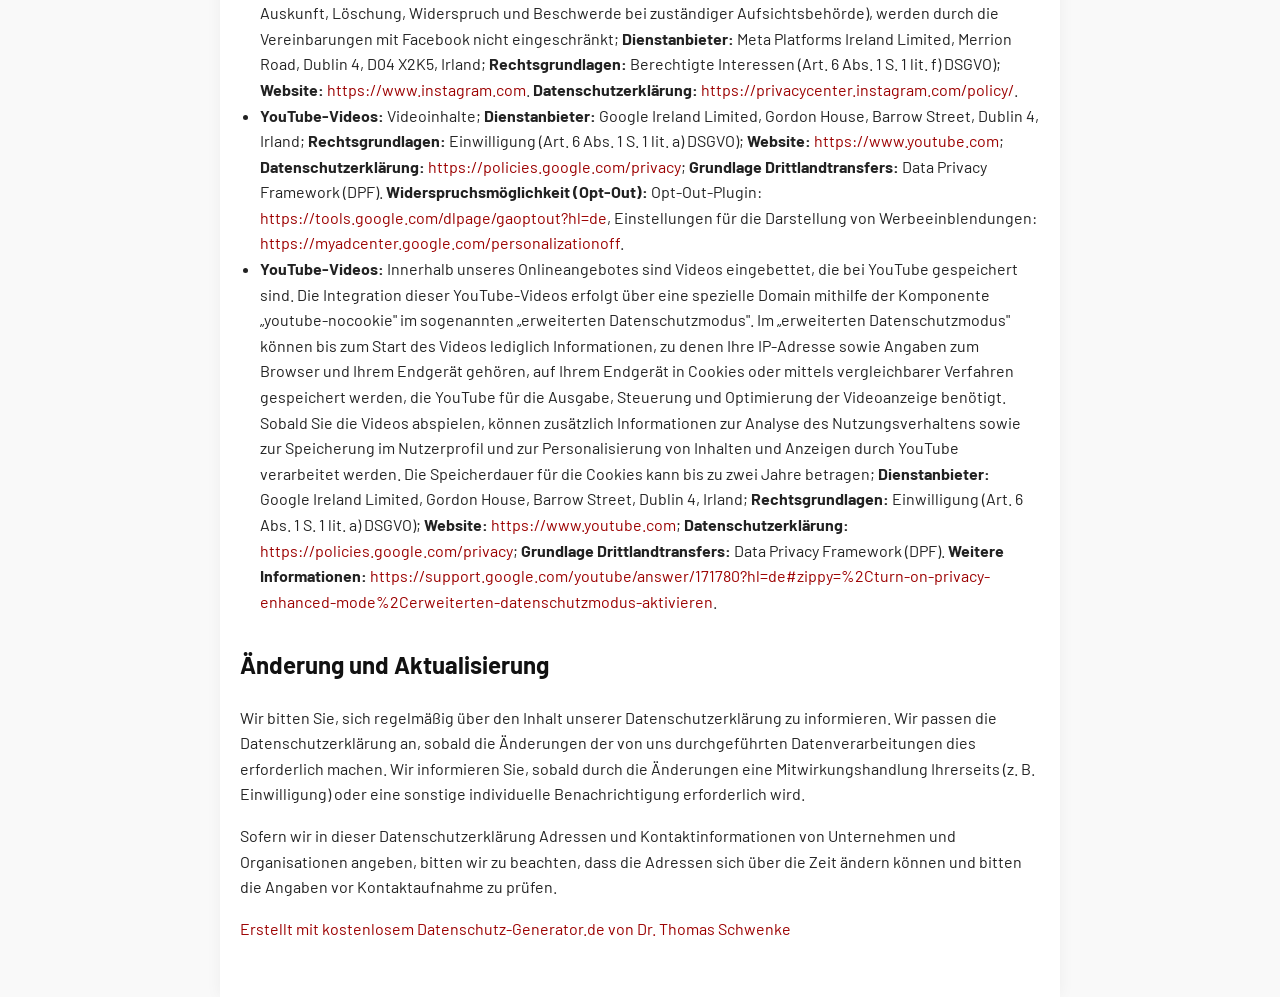
<file: Daten.html>
<!doctype html>
<html lang="de">
  <head>
    <meta charset="UTF-8" />
    <meta name="viewport" content="width=device-width, initial-scale=1.0" />
    <link
      href="https://fonts.googleapis.com/css2?family=Anton&family=Libre+Baskerville:ital,wght@0,400;0,700;1,400&family=Barlow:wght@300;400;500;600&display=swap"
      rel="stylesheet"
    />
    <title>Datenschutzerklärung - Lokomotive Luxus</title>
    <style>
      body {
        margin: 0;
        padding: 0;
        font-family: "Barlow", sans-serif;
        color: #222;
        line-height: 1.6;
        background-color: #f9f9f9;
      }

      a {
        text-decoration: none;
        color: #9c0000;
        transition: color 0.3s ease;
      }

      a:hover {
        color: #ff0000;
        text-decoration: underline;
      }

      /* Responsiver Container für den Text */
      .container-de {
        max-width: 800px;
        margin: 0 auto;
        padding: 100px 20px 40px; /* 100px padding-top verhindert Überlappung mit der Navbar */
        background-color: #fff;
        box-shadow: 0 0 15px rgba(0, 0, 0, 0.05);
      }

      .d-h1 {
        text-align: center;
        margin-bottom: 2rem;
        font-size: clamp(2rem, 5vw, 3rem);
      }

      h2,
      h3 {
        margin-top: 2rem;
        color: #111;
      }

      ul {
        padding-left: 20px;
      }

      /* Navigation */
      .nav-de {
        position: fixed;
        top: 0;
        left: 0;
        right: 0;
        display: flex;
        align-items: center;
        height: 70px;
        padding: 0 1.5rem;
        background: rgba(255, 255, 255, 0.9);
        backdrop-filter: blur(7px);
        border-bottom: 1px solid rgba(0, 0, 0, 0.1);
        z-index: 1000;
      }

      /* Zurück Button */
      .button {
        background: #fff;
        border-radius: 50%;
        border: 1px solid rgba(0, 0, 0, 0.2);
        width: 3rem;
        height: 3rem;
        display: flex;
        justify-content: center;
        align-items: center;
        transition: 0.3s all;
        cursor: pointer;
      }

      .button a {
        color: #000;
        display: flex;
        justify-content: center;
        align-items: center;
        width: 100%;
        height: 100%;
        font-size: 1.6rem;
        text-decoration: none;
        transform: translateY(-2px);
      }

      .button:hover {
        background-color: #9c0000;
        border-color: #9c0000;
      }

      .button:hover a {
        color: white;
      }

      /* Anpassungen für kleinere Bildschirme */
      @media (max-width: 768px) {
        .container-de {
          padding-top: 90px;
        }
        .nav-de {
          padding: 0 1rem;
        }
      }
    </style>
  </head>
  <body>
    <nav class="nav-de">
      <div class="button">
        <a href="index.html">&#8592;</a>
      </div>
    </nav>

    <div class="container-de">
      <h1 class="d-h1">Datenschutzerklärung</h1>

      <h2 id="m716">Präambel</h2>
      <p>
        Mit der folgenden Datenschutzerklärung möchten wir Sie darüber
        aufklären, welche Arten Ihrer personenbezogenen Daten (nachfolgend auch
        kurz als "Daten" bezeichnet) wir zu welchen Zwecken und in welchem
        Umfang verarbeiten. Die Datenschutzerklärung gilt für alle von uns
        durchgeführten Verarbeitungen personenbezogener Daten, sowohl im Rahmen
        der Erbringung unserer Leistungen als auch insbesondere auf unseren
        Webseiten, in mobilen Applikationen sowie innerhalb externer
        Onlinepräsenzen, wie z. B. unserer Social-Media-Profile (nachfolgend
        zusammenfassend bezeichnet als "Onlineangebot").
      </p>
      <p>Die verwendeten Begriffe sind nicht geschlechtsspezifisch.</p>

      <p>Stand: 18. Februar 2025</p>
      <h2>Inhaltsübersicht</h2>
      <ul class="index">
        <li><a class="index-link" href="#m716">Präambel</a></li>
        <li><a class="index-link" href="#m3">Verantwortlicher</a></li>
        <li>
          <a class="index-link" href="#mOverview"
            >Übersicht der Verarbeitungen</a
          >
        </li>
        <li>
          <a class="index-link" href="#m2427">Maßgebliche Rechtsgrundlagen</a>
        </li>
        <li><a class="index-link" href="#m27">Sicherheitsmaßnahmen</a></li>
        <li>
          <a class="index-link" href="#m25"
            >Übermittlung von personenbezogenen Daten</a
          >
        </li>
        <li>
          <a class="index-link" href="#m12"
            >Allgemeine Informationen zur Datenspeicherung und Löschung</a
          >
        </li>
        <li>
          <a class="index-link" href="#m10">Rechte der betroffenen Personen</a>
        </li>
        <li>
          <a class="index-link" href="#m225"
            >Bereitstellung des Onlineangebots und Webhosting</a
          >
        </li>
        <li><a class="index-link" href="#m134">Einsatz von Cookies</a></li>
        <li>
          <a class="index-link" href="#m182">Kontakt- und Anfrageverwaltung</a>
        </li>
        <li>
          <a class="index-link" href="#m136"
            >Präsenzen in sozialen Netzwerken (Social Media)</a
          >
        </li>
        <li>
          <a class="index-link" href="#m328"
            >Plug-ins und eingebettete Funktionen sowie Inhalte</a
          >
        </li>
        <li>
          <a class="index-link" href="#m15">Änderung und Aktualisierung</a>
        </li>
      </ul>

      <h2 id="m3">Verantwortlicher</h2>
      <p>
        Lokomotive Luxus<br />Friedrich Strahl<br />Eichendorffstr. 9<br />72488
        Sigmaringen<br />
      </p>
      <p>E-Mail-Adresse: kontakt@lokomotive-luxus.de</p>
      <p>Telefon: +49 (0)1523-19 62 140</p>

      <h2 id="mOverview">Übersicht der Verarbeitungen</h2>
      <p>
        Die nachfolgende Übersicht fasst die Arten der verarbeiteten Daten und
        die Zwecke ihrer Verarbeitung zusammen und verweist auf die betroffenen
        Personen.
      </p>

      <h3>Arten der verarbeiteten Daten</h3>
      <ul>
        <li>Bestandsdaten.</li>
        <li>Kontaktdaten.</li>
        <li>Inhaltsdaten.</li>
        <li>Nutzungsdaten.</li>
        <li>Meta-, Kommunikations- und Verfahrensdaten.</li>
        <li>Event-Daten (Facebook).</li>
        <li>Protokolldaten.</li>
      </ul>

      <h3>Kategorien betroffener Personen</h3>
      <ul>
        <li>Kommunikationspartner.</li>
        <li>Nutzer.</li>
      </ul>

      <h3>Zwecke der Verarbeitung</h3>
      <ul>
        <li>
          Erbringung vertraglicher Leistungen und Erfüllung vertraglicher
          Pflichten.
        </li>
        <li>Kommunikation.</li>
        <li>Reichweitenmessung.</li>
        <li>Tracking.</li>
        <li>Zielgruppenbildung.</li>
        <li>Organisations- und Verwaltungsverfahren.</li>
        <li>Feedback.</li>
        <li>Marketing.</li>
        <li>Profile mit nutzerbezogenen Informationen.</li>
        <li>
          Bereitstellung unseres Onlineangebotes und Nutzerfreundlichkeit.
        </li>
        <li>Informationstechnische Infrastruktur.</li>
        <li>Öffentlichkeitsarbeit.</li>
      </ul>

      <h2 id="m2427">Maßgebliche Rechtsgrundlagen</h2>
      <p>
        <strong>Maßgebliche Rechtsgrundlagen nach der DSGVO: </strong>Im
        Folgenden erhalten Sie eine Übersicht der Rechtsgrundlagen der DSGVO,
        auf deren Basis wir personenbezogene Daten verarbeiten. Bitte nehmen Sie
        zur Kenntnis, dass neben den Regelungen der DSGVO nationale
        Datenschutzvorgaben in Ihrem bzw. unserem Wohn- oder Sitzland gelten
        können. Sollten ferner im Einzelfall speziellere Rechtsgrundlagen
        maßgeblich sein, teilen wir Ihnen diese in der Datenschutzerklärung mit.
      </p>
      <ul>
        <li>
          <strong>Einwilligung (Art. 6 Abs. 1 S. 1 lit. a) DSGVO)</strong> - Die
          betroffene Person hat ihre Einwilligung in die Verarbeitung der sie
          betreffenden personenbezogenen Daten für einen spezifischen Zweck oder
          mehrere bestimmte Zwecke gegeben.
        </li>
        <li>
          <strong
            >Vertragserfüllung und vorvertragliche Anfragen (Art. 6 Abs. 1 S. 1
            lit. b) DSGVO)</strong
          >
          - Die Verarbeitung ist für die Erfüllung eines Vertrags, dessen
          Vertragspartei die betroffene Person ist, oder zur Durchführung
          vorvertraglicher Maßnahmen erforderlich, die auf Anfrage der
          betroffenen Person erfolgen.
        </li>
        <li>
          <strong
            >Berechtigte Interessen (Art. 6 Abs. 1 S. 1 lit. f) DSGVO)</strong
          >
          - die Verarbeitung ist zur Wahrung der berechtigten Interessen des
          Verantwortlichen oder eines Dritten notwendig, vorausgesetzt, dass die
          Interessen, Grundrechte und Grundfreiheiten der betroffenen Person,
          die den Schutz personenbezogener Daten verlangen, nicht überwiegen.
        </li>
      </ul>

      <p>
        <strong>Nationale Datenschutzregelungen in Deutschland: </strong
        >Zusätzlich zu den Datenschutzregelungen der DSGVO gelten nationale
        Regelungen zum Datenschutz in Deutschland. Hierzu gehört insbesondere
        das Gesetz zum Schutz vor Missbrauch personenbezogener Daten bei der
        Datenverarbeitung (Bundesdatenschutzgesetz – BDSG). Das BDSG enthält
        insbesondere Spezialregelungen zum Recht auf Auskunft, zum Recht auf
        Löschung, zum Widerspruchsrecht, zur Verarbeitung besonderer Kategorien
        personenbezogener Daten, zur Verarbeitung für andere Zwecke und zur
        Übermittlung sowie automatisierten Entscheidungsfindung im Einzelfall
        einschließlich Profiling. Ferner können Landesdatenschutzgesetze der
        einzelnen Bundesländer zur Anwendung gelangen.
      </p>

      <p>
        <strong>Hinweis auf Geltung DSGVO und Schweizer DSG: </strong>Diese
        Datenschutzhinweise dienen sowohl der Informationserteilung nach dem
        Schweizer DSG als auch nach der Datenschutzgrundverordnung (DSGVO). Aus
        diesem Grund bitten wir Sie zu beachten, dass aufgrund der breiteren
        räumlichen Anwendung und Verständlichkeit die Begriffe der DSGVO
        verwendet werden. Insbesondere statt der im Schweizer DSG verwendeten
        Begriffe „Bearbeitung" von „Personendaten", "überwiegendes Interesse"
        und "besonders schützenswerte Personendaten" werden die in der DSGVO
        verwendeten Begriffe „Verarbeitung" von „personenbezogenen Daten" sowie
        "berechtigtes Interesse" und "besondere Kategorien von Daten" verwendet.
        Die gesetzliche Bedeutung der Begriffe wird jedoch im Rahmen der Geltung
        des Schweizer DSG weiterhin nach dem Schweizer DSG bestimmt.
      </p>

      <h2 id="m27">Sicherheitsmaßnahmen</h2>
      <p>
        Wir treffen nach Maßgabe der gesetzlichen Vorgaben unter
        Berücksichtigung des Stands der Technik, der Implementierungskosten und
        der Art, des Umfangs, der Umstände und der Zwecke der Verarbeitung sowie
        der unterschiedlichen Eintrittswahrscheinlichkeiten und des Ausmaßes der
        Bedrohung der Rechte und Freiheiten natürlicher Personen geeignete
        technische und organisatorische Maßnahmen, um ein dem Risiko
        angemessenes Schutzniveau zu gewährleisten.
      </p>
      <p>
        Zu den Maßnahmen gehören insbesondere die Sicherung der Vertraulichkeit,
        Integrität und Verfügbarkeit von Daten durch Kontrolle des physischen
        und elektronischen Zugangs zu den Daten als auch des sie betreffenden
        Zugriffs, der Eingabe, der Weitergabe, der Sicherung der Verfügbarkeit
        und ihrer Trennung. Des Weiteren haben wir Verfahren eingerichtet, die
        eine Wahrnehmung von Betroffenenrechten, die Löschung von Daten und
        Reaktionen auf die Gefährdung der Daten gewährleisten. Ferner
        berücksichtigen wir den Schutz personenbezogener Daten bereits bei der
        Entwicklung bzw. Auswahl von Hardware, Software sowie Verfahren
        entsprechend dem Prinzip des Datenschutzes, durch Technikgestaltung und
        durch datenschutzfreundliche Voreinstellungen.
      </p>

      <h2 id="m25">Übermittlung von personenbezogenen Daten</h2>
      <p>
        Im Rahmen unserer Verarbeitung von personenbezogenen Daten kommt es vor,
        dass diese an andere Stellen, Unternehmen, rechtlich selbstständige
        Organisationseinheiten oder Personen übermittelt beziehungsweise ihnen
        gegenüber offengelegt werden. Zu den Empfängern dieser Daten können z.
        B. mit IT-Aufgaben beauftragte Dienstleister gehören oder Anbieter von
        Diensten und Inhalten, die in eine Website eingebunden sind. In solchen
        Fällen beachten wir die gesetzlichen Vorgaben und schließen insbesondere
        entsprechende Verträge bzw. Vereinbarungen, die dem Schutz Ihrer Daten
        dienen, mit den Empfängern Ihrer Daten ab.
      </p>

      <h2 id="m12">
        Allgemeine Informationen zur Datenspeicherung und Löschung
      </h2>
      <p>
        Wir löschen personenbezogene Daten, die wir verarbeiten, gemäß den
        gesetzlichen Bestimmungen, sobald die zugrundeliegenden Einwilligungen
        widerrufen werden oder keine weiteren rechtlichen Grundlagen für die
        Verarbeitung bestehen. Dies betrifft Fälle, in denen der ursprüngliche
        Verarbeitungszweck entfällt oder die Daten nicht mehr benötigt werden.
        Ausnahmen von dieser Regelung bestehen, wenn gesetzliche Pflichten oder
        besondere Interessen eine längere Aufbewahrung oder Archivierung der
        Daten erfordern.
      </p>
      <p>
        Insbesondere müssen Daten, die aus handels- oder steuerrechtlichen
        Gründen aufbewahrt werden müssen oder deren Speicherung notwendig ist
        zur Rechtsverfolgung oder zum Schutz der Rechte anderer natürlicher oder
        juristischer Personen, entsprechend archiviert werden.
      </p>
      <p>
        Unsere Datenschutzhinweise enthalten zusätzliche Informationen zur
        Aufbewahrung und Löschung von Daten, die speziell für bestimmte
        Verarbeitungsprozesse gelten.
      </p>
      <p>
        Bei mehreren Angaben zur Aufbewahrungsdauer oder Löschungsfristen eines
        Datums, ist stets die längste Frist maßgeblich.
      </p>
      <p>
        Beginnt eine Frist nicht ausdrücklich zu einem bestimmten Datum und
        beträgt sie mindestens ein Jahr, so startet sie automatisch am Ende des
        Kalenderjahres, in dem das fristauslösende Ereignis eingetreten ist. Im
        Fall laufender Vertragsverhältnisse, in deren Rahmen Daten gespeichert
        werden, ist das fristauslösende Ereignis der Zeitpunkt des
        Wirksamwerdens der Kündigung oder sonstige Beendigung des
        Rechtsverhältnisses.
      </p>
      <p>
        Daten, die nicht mehr für den ursprünglich vorgesehenen Zweck, sondern
        aufgrund gesetzlicher Vorgaben oder anderer Gründe aufbewahrt werden,
        verarbeiten wir ausschließlich zu den Gründen, die ihre Aufbewahrung
        rechtfertigen.
      </p>

      <p>
        <strong
          >Weitere Hinweise zu Verarbeitungsprozessen, Verfahren und
          Diensten:</strong
        >
      </p>
      <ul class="m-elements">
        <li>
          <strong>Aufbewahrung und Löschung von Daten: </strong>Die folgenden
          allgemeinen Fristen gelten für die Aufbewahrung und Archivierung nach
          deutschem Recht:
          <ul>
            <li>
              10 Jahre - Aufbewahrungsfrist für Bücher und Aufzeichnungen,
              Jahresabschlüsse, Inventare, Lageberichte, Eröffnungsbilanz sowie
              die zu ihrem Verständnis erforderlichen Arbeitsanweisungen und
              sonstigen Organisationsunterlagen (§ 147 Abs. 1 Nr. 1 i.V.m. Abs.
              3 AO, § 14b Abs. 1 UStG, § 257 Abs. 1 Nr. 1 i.V.m. Abs. 4 HGB).
            </li>
            <li>
              8 Jahre - Buchungsbelege, wie z. B. Rechnungen und Kostenbelege (§
              147 Abs. 1 Nr. 4 und 4a i.V.m. Abs. 3 Satz 1 AO sowie § 257 Abs. 1
              Nr. 4 i.V.m. Abs. 4 HGB).
            </li>
            <li>
              6 Jahre - Übrige Geschäftsunterlagen: empfangene Handels- oder
              Geschäftsbriefe, Wiedergaben der abgesandten Handels- oder
              Geschäftsbriefe, sonstige Unterlagen, soweit sie für die
              Besteuerung von Bedeutung sind, z. B. Stundenlohnzettel,
              Betriebsabrechnungsbögen, Kalkulationsunterlagen,
              Preisauszeichnungen, aber auch Lohnabrechnungsunterlagen, soweit
              sie nicht bereits Buchungsbelege sind und Kassenstreifen (§ 147
              Abs. 1 Nr. 2, 3, 5 i.V.m. Abs. 3 AO, § 257 Abs. 1 Nr. 2 u. 3
              i.V.m. Abs. 4 HGB).
            </li>
            <li>
              3 Jahre - Daten, die erforderlich sind, um potenzielle
              Gewährleistungs- und Schadensersatzansprüche oder ähnliche
              vertragliche Ansprüche und Rechte zu berücksichtigen sowie damit
              verbundene Anfragen zu bearbeiten, basierend auf früheren
              Geschäftserfahrungen und üblichen Branchenpraktiken, werden für
              die Dauer der regulären gesetzlichen Verjährungsfrist von drei
              Jahren gespeichert (§§ 195, 199 BGB).
            </li>
          </ul>
        </li>
      </ul>

      <h2 id="m10">Rechte der betroffenen Personen</h2>
      <p>
        Rechte der betroffenen Personen aus der DSGVO: Ihnen stehen als
        Betroffene nach der DSGVO verschiedene Rechte zu, die sich insbesondere
        aus Art. 15 bis 21 DSGVO ergeben:
      </p>
      <ul>
        <li>
          <strong
            >Widerspruchsrecht: Sie haben das Recht, aus Gründen, die sich aus
            Ihrer besonderen Situation ergeben, jederzeit gegen die Verarbeitung
            der Sie betreffenden personenbezogenen Daten, die aufgrund von Art.
            6 Abs. 1 lit. e oder f DSGVO erfolgt, Widerspruch einzulegen; dies
            gilt auch für ein auf diese Bestimmungen gestütztes Profiling.
            Werden die Sie betreffenden personenbezogenen Daten verarbeitet, um
            Direktwerbung zu betreiben, haben Sie das Recht, jederzeit
            Widerspruch gegen die Verarbeitung der Sie betreffenden
            personenbezogenen Daten zum Zwecke derartiger Werbung einzulegen;
            dies gilt auch für das Profiling, soweit es mit solcher
            Direktwerbung in Verbindung steht.</strong
          >
        </li>
        <li>
          <strong>Widerrufsrecht bei Einwilligungen:</strong> Sie haben das
          Recht, erteilte Einwilligungen jederzeit zu widerrufen.
        </li>
        <li>
          <strong>Auskunftsrecht:</strong> Sie haben das Recht, eine Bestätigung
          darüber zu verlangen, ob betreffende Daten verarbeitet werden und auf
          Auskunft über diese Daten sowie auf weitere Informationen und Kopie
          der Daten entsprechend den gesetzlichen Vorgaben.
        </li>
        <li>
          <strong>Recht auf Berichtigung:</strong> Sie haben entsprechend den
          gesetzlichen Vorgaben das Recht, die Vervollständigung der Sie
          betreffenden Daten oder die Berichtigung der Sie betreffenden
          unrichtigen Daten zu verlangen.
        </li>
        <li>
          <strong
            >Recht auf Löschung und Einschränkung der Verarbeitung:</strong
          >
          Sie haben nach Maßgabe der gesetzlichen Vorgaben das Recht, zu
          verlangen, dass Sie betreffende Daten unverzüglich gelöscht werden,
          bzw. alternativ nach Maßgabe der gesetzlichen Vorgaben eine
          Einschränkung der Verarbeitung der Daten zu verlangen.
        </li>
        <li>
          <strong>Recht auf Datenübertragbarkeit:</strong> Sie haben das Recht,
          Sie betreffende Daten, die Sie uns bereitgestellt haben, nach Maßgabe
          der gesetzlichen Vorgaben in einem strukturierten, gängigen und
          maschinenlesbaren Format zu erhalten oder deren Übermittlung an einen
          anderen Verantwortlichen zu fordern.
        </li>
        <li>
          <strong>Beschwerde bei Aufsichtsbehörde:</strong> Sie haben
          unbeschadet eines anderweitigen verwaltungsrechtlichen oder
          gerichtlichen Rechtsbehelfs das Recht auf Beschwerde bei einer
          Aufsichtsbehörde, insbesondere in dem Mitgliedstaat ihres gewöhnlichen
          Aufenthaltsorts, ihres Arbeitsplatzes oder des Orts des mutmaßlichen
          Verstoßes, wenn Sie der Ansicht sind, dass die Verarbeitung der Sie
          betreffenden personenbezogenen Daten gegen die Vorgaben der DSGVO
          verstößt.
        </li>
      </ul>

      <h2 id="m225">Bereitstellung des Onlineangebots und Webhosting</h2>
      <p>
        Wir verarbeiten die Daten der Nutzer, um ihnen unsere Online-Dienste zur
        Verfügung stellen zu können. Zu diesem Zweck verarbeiten wir die
        IP-Adresse des Nutzers, die notwendig ist, um die Inhalte und Funktionen
        unserer Online-Dienste an den Browser oder das Endgerät der Nutzer zu
        übermitteln.
      </p>
      <ul class="m-elements">
        <li>
          <strong>Verarbeitete Datenarten:</strong> Nutzungsdaten (z. B.
          Seitenaufrufe und Verweildauer, Klickpfade, Nutzungsintensität und
          -frequenz, verwendete Gerätetypen und Betriebssysteme, Interaktionen
          mit Inhalten und Funktionen); Meta-, Kommunikations- und
          Verfahrensdaten (z. B. IP-Adressen, Zeitangaben,
          Identifikationsnummern, beteiligte Personen); Protokolldaten (z. B.
          Logfiles betreffend Logins oder den Abruf von Daten oder
          Zugriffszeiten.). Inhaltsdaten (z. B. textliche oder bildliche
          Nachrichten und Beiträge sowie die sie betreffenden Informationen, wie
          z. B. Angaben zur Autorenschaft oder Zeitpunkt der Erstellung).
        </li>
        <li>
          <strong>Betroffene Personen:</strong> Nutzer (z. B. Webseitenbesucher,
          Nutzer von Onlinediensten).
        </li>
        <li>
          <strong>Zwecke der Verarbeitung:</strong> Bereitstellung unseres
          Onlineangebotes und Nutzerfreundlichkeit; Informationstechnische
          Infrastruktur (Betrieb und Bereitstellung von Informationssystemen und
          technischen Geräten (Computer, Server etc.)). Erbringung vertraglicher
          Leistungen und Erfüllung vertraglicher Pflichten.
        </li>
        <li>
          <strong>Aufbewahrung und Löschung:</strong> Löschung entsprechend
          Angaben im Abschnitt "Allgemeine Informationen zur Datenspeicherung
          und Löschung".
        </li>
        <li>
          <strong>Rechtsgrundlagen:</strong> Berechtigte Interessen (Art. 6 Abs.
          1 S. 1 lit. f) DSGVO).
        </li>
      </ul>
      <p>
        <strong
          >Weitere Hinweise zu Verarbeitungsprozessen, Verfahren und
          Diensten:</strong
        >
      </p>
      <ul class="m-elements">
        <li>
          <strong>E-Mail-Versand und -Hosting: </strong>Die von uns in Anspruch
          genommenen Webhosting-Leistungen umfassen ebenfalls den Versand, den
          Empfang sowie die Speicherung von E-Mails. Zu diesen Zwecken werden
          die Adressen der Empfänger sowie Absender als auch weitere
          Informationen betreffend den E-Mailversand (z. B. die beteiligten
          Provider) sowie die Inhalte der jeweiligen E-Mails verarbeitet. Die
          vorgenannten Daten können ferner zu Zwecken der Erkennung von SPAM
          verarbeitet werden. Wir bitten darum, zu beachten, dass E-Mails im
          Internet grundsätzlich nicht verschlüsselt versendet werden. Im
          Regelfall werden E-Mails zwar auf dem Transportweg verschlüsselt, aber
          (sofern kein sogenanntes Ende-zu-Ende-Verschlüsselungsverfahren
          eingesetzt wird) nicht auf den Servern, von denen sie abgesendet und
          empfangen werden. Wir können daher für den Übertragungsweg der E-Mails
          zwischen dem Absender und dem Empfang auf unserem Server keine
          Verantwortung übernehmen;
          <span
            ><strong>Rechtsgrundlagen:</strong> Berechtigte Interessen (Art. 6
            Abs. 1 S. 1 lit. f) DSGVO).</span
          >
        </li>
        <li>
          <strong>1&1 IONOS: </strong>Leistungen auf dem Gebiet der
          Bereitstellung von informationstechnischer Infrastruktur und
          verbundenen Dienstleistungen (z. B. Speicherplatz und/oder
          Rechenkapazitäten); <strong>Dienstanbieter:</strong> 1&1 IONOS SE,
          Elgendorfer Str. 57, 56410 Montabaur, Deutschland;
          <span
            ><strong>Rechtsgrundlagen:</strong> Berechtigte Interessen (Art. 6
            Abs. 1 S. 1 lit. f) DSGVO); </span
          ><strong>Website:</strong>
          <a href="https://www.ionos.de" target="_blank">https://www.ionos.de</a
          >; <strong>Datenschutzerklärung:</strong>
          <a href="https://www.ionos.de/terms-gtc/terms-privacy" target="_blank"
            >https://www.ionos.de/terms-gtc/terms-privacy</a
          >. <strong>Auftragsverarbeitungsvertrag:</strong>
          <a
            href="https://www.ionos.de/hilfe/datenschutz/allgemeine-informationen-zur-datenschutz-grundverordnung-dsgvo/auftragsverarbeitung/"
            target="_blank"
            >https://www.ionos.de/hilfe/datenschutz/allgemeine-informationen-zur-datenschutz-grundverordnung-dsgvo/auftragsverarbeitung/</a
          >.
        </li>
      </ul>

      <h2 id="m134">Einsatz von Cookies</h2>
      <p>
        Unter dem Begriff „Cookies" werden Funktionen, die Informationen auf
        Endgeräten der Nutzer speichern und aus ihnen auslesen, verstanden.
        Cookies können ferner in Bezug auf unterschiedliche Anliegen Einsatz
        finden, etwa zu Zwecken der Funktionsfähigkeit, der Sicherheit und des
        Komforts von Onlineangeboten sowie der Erstellung von Analysen der
        Besucherströme. Wir verwenden Cookies gemäß den gesetzlichen
        Vorschriften. Dazu holen wir, wenn erforderlich, vorab die Zustimmung
        der Nutzer ein. Ist eine Zustimmung nicht notwendig, setzen wir auf
        unsere berechtigten Interessen. Dies gilt, wenn das Speichern und
        Auslesen von Informationen unerlässlich ist, um ausdrücklich
        angeforderte Inhalte und Funktionen bereitstellen zu können. Dazu zählen
        etwa die Speicherung von Einstellungen sowie die Sicherstellung der
        Funktionalität und Sicherheit unseres Onlineangebots. Die Einwilligung
        kann jederzeit widerrufen werden. Wir informieren klar über deren Umfang
        und welche Cookies genutzt werden.
      </p>
      <p>
        <strong>Hinweise zu datenschutzrechtlichen Rechtsgrundlagen: </strong>Ob
        wir personenbezogene Daten mithilfe von Cookies verarbeiten, hängt von
        einer Einwilligung ab. Liegt eine Einwilligung vor, dient sie als
        Rechtsgrundlage. Ohne Einwilligung stützen wir uns auf unsere
        berechtigten Interessen, die vorstehend in diesem Abschnitt und im
        Kontext der jeweiligen Dienste und Verfahren erläutert sind.
      </p>
      <p>
        <strong>Speicherdauer: </strong>Im Hinblick auf die Speicherdauer werden
        die folgenden Arten von Cookies unterschieden:
      </p>
      <ul>
        <li>
          <strong
            >Temporäre Cookies (auch: Session- oder Sitzungscookies):</strong
          >
          Temporäre Cookies werden spätestens gelöscht, nachdem ein Nutzer ein
          Onlineangebot verlassen und sein Endgerät (z. B. Browser oder mobile
          Applikation) geschlossen hat.
        </li>
        <li>
          <strong>Permanente Cookies:</strong> Permanente Cookies bleiben auch
          nach dem Schließen des Endgeräts gespeichert. So können beispielsweise
          der Log-in-Status gespeichert und bevorzugte Inhalte direkt angezeigt
          werden, wenn der Nutzer eine Website erneut besucht. Ebenso können die
          mithilfe von Cookies erhobenen Nutzerdaten zur Reichweitenmessung
          Verwendung finden. Sofern wir Nutzern keine expliziten Angaben zur Art
          und Speicherdauer von Cookies mitteilen (z. B. im Rahmen der Einholung
          der Einwilligung), sollten sie davon ausgehen, dass diese permanent
          sind und die Speicherdauer bis zu zwei Jahre betragen kann.
        </li>
      </ul>
      <p>
        <strong
          >Allgemeine Hinweise zum Widerruf und Widerspruch (Opt-out): </strong
        >Nutzer können die von ihnen abgegebenen Einwilligungen jederzeit
        widerrufen und zudem einen Widerspruch gegen die Verarbeitung
        entsprechend den gesetzlichen Vorgaben, auch mittels der
        Privatsphäre-Einstellungen ihres Browsers, erklären.
      </p>
      <ul class="m-elements">
        <li>
          <strong>Verarbeitete Datenarten:</strong> Meta-, Kommunikations- und
          Verfahrensdaten (z. B. IP-Adressen, Zeitangaben,
          Identifikationsnummern, beteiligte Personen).
        </li>
        <li>
          <strong>Betroffene Personen:</strong> Nutzer (z. B. Webseitenbesucher,
          Nutzer von Onlinediensten).
        </li>
        <li>
          <strong>Rechtsgrundlagen:</strong> Berechtigte Interessen (Art. 6 Abs.
          1 S. 1 lit. f) DSGVO). Einwilligung (Art. 6 Abs. 1 S. 1 lit. a)
          DSGVO).
        </li>
      </ul>
      <p>
        <strong
          >Weitere Hinweise zu Verarbeitungsprozessen, Verfahren und
          Diensten:</strong
        >
      </p>
      <ul class="m-elements">
        <li>
          <strong
            >Verarbeitung von Cookie-Daten auf Grundlage einer Einwilligung: </strong
          >Wir setzen eine Einwilligungs-Management-Lösung ein, bei der die
          Einwilligung der Nutzer zur Verwendung von Cookies oder zu den im
          Rahmen der Einwilligungs-Management-Lösung genannten Verfahren und
          Anbietern eingeholt wird. Dieses Verfahren dient der Einholung,
          Protokollierung, Verwaltung und dem Widerruf von Einwilligungen,
          insbesondere bezogen auf den Einsatz von Cookies und vergleichbaren
          Technologien, die zur Speicherung, zum Auslesen und zur Verarbeitung
          von Informationen auf den Endgeräten der Nutzer eingesetzt werden. Im
          Rahmen dieses Verfahrens werden die Einwilligungen der Nutzer für die
          Nutzung von Cookies und die damit verbundenen Verarbeitungen von
          Informationen, einschließlich der im
          Einwilligungs-Management-Verfahren genannten spezifischen
          Verarbeitungen und Anbieter, eingeholt. Die Nutzer haben zudem die
          Möglichkeit, ihre Einwilligungen zu verwalten und zu widerrufen. Die
          Einwilligungserklärungen werden gespeichert, um eine erneute Abfrage
          zu vermeiden und den Nachweis der Einwilligung gemäß der gesetzlichen
          Anforderungen führen zu können. Die Speicherung erfolgt serverseitig
          und/oder in einem Cookie (sogenanntes Opt-In-Cookie) oder mittels
          vergleichbarer Technologien, um die Einwilligung einem spezifischen
          Nutzer oder dessen Gerät zuordnen zu können. Sofern keine spezifischen
          Angaben zu den Anbietern von Einwilligungs-Management-Diensten
          vorliegen, gelten folgende allgemeine Hinweise: Die Dauer der
          Speicherung der Einwilligung beträgt bis zu zwei Jahre. Dabei wird ein
          pseudonymer Nutzer-Identifikator erstellt, der zusammen mit dem
          Zeitpunkt der Einwilligung, den Angaben zum Umfang der Einwilligung
          (z. B. betreffende Kategorien von Cookies und/oder Diensteanbieter)
          sowie Informationen über den Browser, das System und das verwendete
          Endgerät gespeichert wird;
          <span
            ><strong>Rechtsgrundlagen:</strong> Einwilligung (Art. 6 Abs. 1 S. 1
            lit. a) DSGVO).</span
          >
        </li>
      </ul>

      <h2 id="m182">Kontakt- und Anfrageverwaltung</h2>
      <p>
        Bei der Kontaktaufnahme mit uns (z. B. per Post, Kontaktformular,
        E-Mail, Telefon oder via soziale Medien) sowie im Rahmen bestehender
        Nutzer- und Geschäftsbeziehungen werden die Angaben der anfragenden
        Personen verarbeitet, soweit dies zur Beantwortung der Kontaktanfragen
        und etwaiger angefragter Maßnahmen erforderlich ist.
      </p>
      <ul class="m-elements">
        <li>
          <strong>Verarbeitete Datenarten:</strong> Bestandsdaten (z. B. der
          vollständige Name, Wohnadresse, Kontaktinformationen, Kundennummer,
          etc.); Kontaktdaten (z. B. Post- und E-Mail-Adressen oder
          Telefonnummern); Inhaltsdaten (z. B. textliche oder bildliche
          Nachrichten und Beiträge sowie die sie betreffenden Informationen, wie
          z. B. Angaben zur Autorenschaft oder Zeitpunkt der Erstellung);
          Nutzungsdaten (z. B. Seitenaufrufe und Verweildauer, Klickpfade,
          Nutzungsintensität und -frequenz, verwendete Gerätetypen und
          Betriebssysteme, Interaktionen mit Inhalten und Funktionen). Meta-,
          Kommunikations- und Verfahrensdaten (z. B. IP-Adressen, Zeitangaben,
          Identifikationsnummern, beteiligte Personen).
        </li>
        <li><strong>Betroffene Personen:</strong> Kommunikationspartner.</li>
        <li>
          <strong>Zwecke der Verarbeitung:</strong> Kommunikation;
          Organisations- und Verwaltungsverfahren; Feedback (z. B. Sammeln von
          Feedback via Online-Formular). Bereitstellung unseres Onlineangebotes
          und Nutzerfreundlichkeit.
        </li>
        <li>
          <strong>Aufbewahrung und Löschung:</strong> Löschung entsprechend
          Angaben im Abschnitt "Allgemeine Informationen zur Datenspeicherung
          und Löschung".
        </li>
        <li>
          <strong>Rechtsgrundlagen:</strong> Berechtigte Interessen (Art. 6 Abs.
          1 S. 1 lit. f) DSGVO). Vertragserfüllung und vorvertragliche Anfragen
          (Art. 6 Abs. 1 S. 1 lit. b) DSGVO).
        </li>
      </ul>
      <p>
        <strong
          >Weitere Hinweise zu Verarbeitungsprozessen, Verfahren und
          Diensten:</strong
        >
      </p>
      <ul class="m-elements">
        <li>
          <strong>Kontaktformular: </strong>Bei Kontaktaufnahme über unser
          Kontaktformular, per E-Mail oder anderen Kommunikationswegen,
          verarbeiten wir die uns übermittelten personenbezogenen Daten zur
          Beantwortung und Bearbeitung des jeweiligen Anliegens. Dies umfasst in
          der Regel Angaben wie Name, Kontaktinformationen und gegebenenfalls
          weitere Informationen, die uns mitgeteilt werden und zur angemessenen
          Bearbeitung erforderlich sind. Wir nutzen diese Daten ausschließlich
          für den angegebenen Zweck der Kontaktaufnahme und Kommunikation;
          <span
            ><strong>Rechtsgrundlagen:</strong> Vertragserfüllung und
            vorvertragliche Anfragen (Art. 6 Abs. 1 S. 1 lit. b) DSGVO),
            Berechtigte Interessen (Art. 6 Abs. 1 S. 1 lit. f) DSGVO).</span
          >
        </li>
      </ul>

      <h2 id="m136">Präsenzen in sozialen Netzwerken (Social Media)</h2>
      <p>
        Wir unterhalten Onlinepräsenzen innerhalb sozialer Netzwerke und
        verarbeiten in diesem Rahmen Nutzerdaten, um mit den dort aktiven
        Nutzern zu kommunizieren oder Informationen über uns anzubieten.
      </p>
      <p>
        Wir weisen darauf hin, dass dabei Nutzerdaten außerhalb des Raumes der
        Europäischen Union verarbeitet werden können. Hierdurch können sich für
        die Nutzer Risiken ergeben, weil so zum Beispiel die Durchsetzung der
        Nutzerrechte erschwert werden könnte.
      </p>
      <p>
        Ferner werden die Daten der Nutzer innerhalb sozialer Netzwerke im
        Regelfall für Marktforschungs- und Werbezwecke verarbeitet. So können
        beispielsweise anhand des Nutzungsverhaltens und sich daraus ergebender
        Interessen der Nutzer Nutzungsprofile erstellt werden. Letztere finden
        möglicherweise wiederum Verwendung, um etwa Werbeanzeigen innerhalb und
        außerhalb der Netzwerke zu schalten, die mutmaßlich den Interessen der
        Nutzer entsprechen. Daher werden im Regelfall Cookies auf den Rechnern
        der Nutzer gespeichert, in denen das Nutzungsverhalten und die
        Interessen der Nutzer gespeichert werden. Zudem können in den
        Nutzungsprofilen auch Daten unabhängig der von den Nutzern verwendeten
        Geräten gespeichert werden (insbesondere, wenn sie Mitglieder der
        jeweiligen Plattformen und dort eingeloggt sind).
      </p>
      <p>
        Für eine detaillierte Darstellung der jeweiligen Verarbeitungsformen und
        der Widerspruchsmöglichkeiten (Opt-out) verweisen wir auf die
        Datenschutzerklärungen und Angaben der Betreiber der jeweiligen
        Netzwerke.
      </p>
      <p>
        Auch im Fall von Auskunftsanfragen und der Geltendmachung von
        Betroffenenrechten weisen wir darauf hin, dass diese am effektivsten bei
        den Anbietern geltend gemacht werden können. Nur Letztere haben jeweils
        Zugriff auf die Nutzerdaten und können direkt entsprechende Maßnahmen
        ergreifen und Auskünfte geben. Sollten Sie dennoch Hilfe benötigen, dann
        können Sie sich an uns wenden.
      </p>
      <ul class="m-elements">
        <li>
          <strong>Verarbeitete Datenarten:</strong> Kontaktdaten (z. B. Post-
          und E-Mail-Adressen oder Telefonnummern); Inhaltsdaten (z. B.
          textliche oder bildliche Nachrichten und Beiträge sowie die sie
          betreffenden Informationen, wie z. B. Angaben zur Autorenschaft oder
          Zeitpunkt der Erstellung). Nutzungsdaten (z. B. Seitenaufrufe und
          Verweildauer, Klickpfade, Nutzungsintensität und -frequenz, verwendete
          Gerätetypen und Betriebssysteme, Interaktionen mit Inhalten und
          Funktionen).
        </li>
        <li>
          <strong>Betroffene Personen:</strong> Nutzer (z. B. Webseitenbesucher,
          Nutzer von Onlinediensten).
        </li>
        <li>
          <strong>Zwecke der Verarbeitung:</strong> Kommunikation; Feedback (z.
          B. Sammeln von Feedback via Online-Formular). Öffentlichkeitsarbeit.
        </li>
        <li>
          <strong>Aufbewahrung und Löschung:</strong> Löschung entsprechend
          Angaben im Abschnitt "Allgemeine Informationen zur Datenspeicherung
          und Löschung".
        </li>
        <li>
          <strong>Rechtsgrundlagen:</strong> Berechtigte Interessen (Art. 6 Abs.
          1 S. 1 lit. f) DSGVO).
        </li>
      </ul>
      <p>
        <strong
          >Weitere Hinweise zu Verarbeitungsprozessen, Verfahren und
          Diensten:</strong
        >
      </p>
      <ul class="m-elements">
        <li>
          <strong>Instagram: </strong>Soziales Netzwerk, ermöglicht das Teilen
          von Fotos und Videos, das Kommentieren und Favorisieren von Beiträgen,
          Nachrichtenversand, Abonnieren von Profilen und Seiten;
          <strong>Dienstanbieter:</strong> Meta Platforms Ireland Limited,
          Merrion Road, Dublin 4, D04 X2K5, Irland;
          <span
            ><strong>Rechtsgrundlagen:</strong> Berechtigte Interessen (Art. 6
            Abs. 1 S. 1 lit. f) DSGVO); </span
          ><strong>Website:</strong>
          <a href="https://www.instagram.com" target="_blank"
            >https://www.instagram.com</a
          >; <strong>Datenschutzerklärung:</strong>
          <a href="https://privacycenter.instagram.com/policy/" target="_blank"
            >https://privacycenter.instagram.com/policy/</a
          >. <strong>Grundlage Drittlandtransfers:</strong> Data Privacy
          Framework (DPF).
        </li>
        <li>
          <strong>Facebook-Seiten: </strong>Profile innerhalb des sozialen
          Netzwerks Facebook - Wir sind gemeinsam mit Meta Platforms Ireland
          Limited für die Erhebung (jedoch nicht die weitere Verarbeitung) von
          Daten der Besucher unserer Facebook-Seite (sog. "Fanpage")
          verantwortlich. Zu diesen Daten gehören Informationen zu den Arten von
          Inhalten, die Nutzer sich ansehen oder mit denen sie interagieren,
          oder die von ihnen vorgenommenen Handlungen (siehe unter „Von dir und
          anderen getätigte und bereitgestellte Dinge" in der
          Facebook-Datenrichtlinie:
          <a href="https://www.facebook.com/privacy/policy/" target="_blank"
            >https://www.facebook.com/privacy/policy/</a
          >), sowie Informationen über die von den Nutzern genutzten Geräte (z.
          B. IP-Adressen, Betriebssystem, Browsertyp, Spracheinstellungen,
          Cookie-Daten; siehe unter „Geräteinformationen" in der
          Facebook-Datenrichtlinie:
          <a href="https://www.facebook.com/privacy/policy/" target="_blank"
            >https://www.facebook.com/privacy/policy/</a
          >). Wie in der Facebook-Datenrichtlinie unter „Wie verwenden wir diese
          Informationen?" erläutert, erhebt und verwendet Facebook Informationen
          auch, um Analysedienste, so genannte "Seiten-Insights", für
          Seitenbetreiber bereitzustellen, damit diese Erkenntnisse darüber
          erhalten, wie Personen mit ihren Seiten und mit den mit ihnen
          verbundenen Inhalten interagieren. Wir haben mit Facebook eine
          spezielle Vereinbarung abgeschlossen ("Informationen zu
          Seiten-Insights",
          <a
            href="https://www.facebook.com/legal/terms/page_controller_addendum"
            target="_blank"
            >https://www.facebook.com/legal/terms/page_controller_addendum</a
          >), in der insbesondere geregelt wird, welche Sicherheitsmaßnahmen
          Facebook beachten muss und in der Facebook sich bereit erklärt hat die
          Betroffenenrechte zu erfüllen (d. h. Nutzer können z. B. Auskünfte
          oder Löschungsanfragen direkt an Facebook richten). Die Rechte der
          Nutzer (insbesondere auf Auskunft, Löschung, Widerspruch und
          Beschwerde bei zuständiger Aufsichtsbehörde), werden durch die
          Vereinbarungen mit Facebook nicht eingeschränkt. Weitere Hinweise
          finden sich in den "Informationen zu Seiten-Insights" (<a
            href="https://www.facebook.com/legal/terms/information_about_page_insights_data"
            target="_blank"
            >https://www.facebook.com/legal/terms/information_about_page_insights_data</a
          >). Die gemeinsame Verantwortlichkeit beschränkt sich auf die Erhebung
          durch und Übermittlung von Daten an Meta Platforms Ireland Limited,
          ein Unternehmen mit Sitz in der EU. Die weitere Verarbeitung der Daten
          liegt in der alleinigen Verantwortung von Meta Platforms Ireland
          Limited, was insbesondere die Übermittlung der Daten an die
          Muttergesellschaft Meta Platforms, Inc. in den USA betrifft;
          <strong>Dienstanbieter:</strong> Meta Platforms Ireland Limited,
          Merrion Road, Dublin 4, D04 X2K5, Irland;
          <span
            ><strong>Rechtsgrundlagen:</strong> Berechtigte Interessen (Art. 6
            Abs. 1 S. 1 lit. f) DSGVO); </span
          ><strong>Website:</strong>
          <a href="https://www.facebook.com" target="_blank"
            >https://www.facebook.com</a
          >; <strong>Datenschutzerklärung:</strong>
          <a href="https://www.facebook.com/privacy/policy/" target="_blank"
            >https://www.facebook.com/privacy/policy/</a
          >. <strong>Grundlage Drittlandtransfers:</strong> Data Privacy
          Framework (DPF).
        </li>
        <li>
          <strong>YouTube: </strong>Soziales Netzwerk und Videoplattform;
          <strong>Dienstanbieter:</strong> Google Ireland Limited, Gordon House,
          Barrow Street, Dublin 4, Irland;
          <span
            ><strong>Rechtsgrundlagen:</strong> Berechtigte Interessen (Art. 6
            Abs. 1 S. 1 lit. f) DSGVO); </span
          ><strong>Datenschutzerklärung:</strong>
          <a href="https://policies.google.com/privacy" target="_blank"
            >https://policies.google.com/privacy</a
          >; <strong>Grundlage Drittlandtransfers:</strong> Data Privacy
          Framework (DPF). <strong>Widerspruchsmöglichkeit (Opt-Out):</strong>
          <a
            href="https://myadcenter.google.com/personalizationoff"
            target="_blank"
            >https://myadcenter.google.com/personalizationoff</a
          >.
        </li>
      </ul>

      <h2 id="m328">Plug-ins und eingebettete Funktionen sowie Inhalte</h2>
      <p>
        Wir binden Funktions- und Inhaltselemente in unser Onlineangebot ein,
        die von den Servern ihrer jeweiligen Anbieter (nachfolgend als
        „Drittanbieter" bezeichnet) bezogen werden. Dabei kann es sich zum
        Beispiel um Grafiken, Videos oder Stadtpläne handeln (nachfolgend
        einheitlich als „Inhalte" bezeichnet).
      </p>
      <p>
        Die Einbindung setzt immer voraus, dass die Drittanbieter dieser Inhalte
        die IP-Adresse der Nutzer verarbeiten, da sie ohne IP-Adresse die
        Inhalte nicht an deren Browser senden könnten. Die IP-Adresse ist damit
        für die Darstellung dieser Inhalte oder Funktionen erforderlich. Wir
        bemühen uns, nur solche Inhalte zu verwenden, deren jeweilige Anbieter
        die IP-Adresse lediglich zur Auslieferung der Inhalte anzuwenden.
        Drittanbieter können ferner sogenannte Pixel-Tags (unsichtbare Grafiken,
        auch als „Web Beacons" bezeichnet) für statistische oder Marketingzwecke
        einsetzen. Durch die „Pixel-Tags" können Informationen, wie etwa der
        Besucherverkehr auf den Seiten dieser Website, ausgewertet werden. Die
        pseudonymen Informationen können darüber hinaus in Cookies auf dem Gerät
        der Nutzer gespeichert werden und unter anderem technische Auskünfte zum
        Browser und zum Betriebssystem, zu verweisenden Websites, zur
        Besuchszeit sowie weitere Angaben zur Nutzung unseres Onlineangebots
        enthalten, aber auch mit solchen Informationen aus anderen Quellen
        verbunden werden.
      </p>
      <p>
        <strong>Hinweise zu Rechtsgrundlagen:</strong> Sofern wir die Nutzer um
        ihre Einwilligung in den Einsatz der Drittanbieter bitten, stellt die
        Rechtsgrundlage der Datenverarbeitung die Erlaubnis dar. Ansonsten
        werden die Nutzerdaten auf Grundlage unserer berechtigten Interessen (d.
        h. Interesse an effizienten, wirtschaftlichen und empfängerfreundlichen
        Leistungen) verarbeitet. In diesem Zusammenhang möchten wir Sie auch auf
        die Informationen zur Verwendung von Cookies in dieser
        Datenschutzerklärung hinweisen.
      </p>
      <ul class="m-elements">
        <li>
          <strong>Verarbeitete Datenarten:</strong> Nutzungsdaten (z. B.
          Seitenaufrufe und Verweildauer, Klickpfade, Nutzungsintensität und
          -frequenz, verwendete Gerätetypen und Betriebssysteme, Interaktionen
          mit Inhalten und Funktionen); Meta-, Kommunikations- und
          Verfahrensdaten (z. B. IP-Adressen, Zeitangaben,
          Identifikationsnummern, beteiligte Personen). Event-Daten (Facebook)
          ("Event-Daten" sind Informationen, die beispielsweise über Meta-Pixel
          (sei es über Apps oder andere Kanäle) an den Anbieter Meta gesendet
          werden und sich auf Personen oder deren Aktionen beziehen. Zu diesen
          Daten zählen etwa Details zu Website-Besuchen, Interaktionen mit
          Inhalten und Funktionen, App-Installationen sowie Produktkäufe. Die
          Verarbeitung der Event-Daten erfolgt mit dem Ziel, Zielgruppen für
          Inhalte und Werbebotschaften (Custom Audiences) zu erstellen. Es ist
          wichtig zu beachten, dass Event-Daten keine tatsächlichen Inhalte wie
          verfasste Kommentare, keine Login-Informationen und keine
          Kontaktinformationen wie Namen, E-Mail-Adressen oder Telefonnummern
          umfassen. "Event-Daten" werden von Meta nach maximal zwei Jahren
          gelöscht, und die daraus gebildeten Zielgruppen verschwinden mit der
          Löschung unserer Meta-Nutzer-Konten.).
        </li>
        <li>
          <strong>Betroffene Personen:</strong> Nutzer (z. B. Webseitenbesucher,
          Nutzer von Onlinediensten).
        </li>
        <li>
          <strong>Zwecke der Verarbeitung:</strong> Bereitstellung unseres
          Onlineangebotes und Nutzerfreundlichkeit; Reichweitenmessung (z. B.
          Zugriffsstatistiken, Erkennung wiederkehrender Besucher); Tracking (z.
          B. interessens-/verhaltensbezogenes Profiling, Nutzung von Cookies);
          Zielgruppenbildung; Marketing. Profile mit nutzerbezogenen
          Informationen (Erstellen von Nutzerprofilen).
        </li>
        <li>
          <strong>Aufbewahrung und Löschung:</strong> Löschung entsprechend
          Angaben im Abschnitt "Allgemeine Informationen zur Datenspeicherung
          und Löschung". Speicherung von Cookies von bis zu 2 Jahren (Sofern
          nicht anders angegeben, können Cookies und ähnliche Speichermethoden
          für einen Zeitraum von zwei Jahren auf den Geräten der Nutzer
          gespeichert werden.).
        </li>
        <li>
          <strong>Rechtsgrundlagen:</strong> Einwilligung (Art. 6 Abs. 1 S. 1
          lit. a) DSGVO). Berechtigte Interessen (Art. 6 Abs. 1 S. 1 lit. f)
          DSGVO).
        </li>
      </ul>
      <p>
        <strong
          >Weitere Hinweise zu Verarbeitungsprozessen, Verfahren und
          Diensten:</strong
        >
      </p>
      <ul class="m-elements">
        <li>
          <strong>Facebook-Plugins und -Inhalte: </strong>Facebook Social
          Plugins und Inhalte - Hierzu können z. B. Inhalte wie Bilder, Videos
          oder Texte und Schaltflächen gehören, mit denen Nutzer Inhalte dieses
          Onlineangebotes innerhalb von Facebook teilen können. Die Liste und
          das Aussehen der Facebook Social Plugins können hier eingesehen
          werden:
          <a
            href="https://developers.facebook.com/docs/plugins/"
            target="_blank"
            >https://developers.facebook.com/docs/plugins/</a
          >
          - Wir sind gemeinsam mitMeta Platforms Ireland Limited für die
          Erhebung oder den Erhalt im Rahmen einer Übermittlung (jedoch nicht
          die weitere Verarbeitung) von "Event-Daten", die Facebook mittels der
          Facebook-Social-Plugins (und Einbettungsfunktionen für Inhalte), die
          auf unserem Onlineangebot ausgeführt werden, erhebt oder im Rahmen
          einer Übermittlung zu folgenden Zwecken erhält, gemeinsam
          verantwortlich: a) Anzeige von Inhalten sowie Werbeinformationen, die
          den mutmaßlichen Interessen der Nutzer entsprechen; b) Zustellung
          kommerzieller und transaktionsbezogener Nachrichten (z. B. Ansprache
          von Nutzern via Facebook-Messenger); c) Verbesserung der
          Anzeigenauslieferung und Personalisierung von Funktionen und Inhalten
          (z. B. Verbesserung der Erkennung, welche Inhalte oder
          Werbeinformationen mutmaßlich den Interessen der Nutzer entsprechen).
          Wir haben mit Facebook eine spezielle Vereinbarung abgeschlossen
          ("Zusatz für Verantwortliche",
          <a
            href="https://www.facebook.com/legal/controller_addendum"
            target="_blank"
            >https://www.facebook.com/legal/controller_addendum</a
          >), in der insbesondere geregelt wird, welche Sicherheitsmaßnahmen
          Facebook beachten muss (<a
            href="https://www.facebook.com/legal/terms/data_security_terms"
            target="_blank"
            >https://www.facebook.com/legal/terms/data_security_terms</a
          >) und in der Facebook sich bereit erklärt hat die Betroffenenrechte
          zu erfüllen (d. h. Nutzer können z. B. Auskünfte oder
          Löschungsanfragen direkt an Facebook richten). Hinweis: Wenn Facebook
          uns Messwerte, Analysen und Berichte bereitstellt (die aggregiert
          sind, d. h. keine Angaben zu einzelnen Nutzern erhalten und für uns
          anonym sind), dann erfolgt diese Verarbeitung nicht im Rahmen der
          gemeinsamen Verantwortlichkeit, sondern auf Grundlage eines
          Auftragsverarbeitungsvertrages ("Datenverarbeitungsbedingungen ",
          <a
            href="https://www.facebook.com/legal/terms/dataprocessing"
            target="_blank"
            >https://www.facebook.com/legal/terms/dataprocessing</a
          >) , der "Datensicherheitsbedingungen" (<a
            href="https://www.facebook.com/legal/terms/data_security_terms"
            target="_blank"
            >https://www.facebook.com/legal/terms/data_security_terms</a
          >) sowie im Hinblick auf die Verarbeitung in den USA auf Grundlage von
          Standardvertragsklauseln ("Facebook-EU-Datenübermittlungszusatz,
          <a
            href="https://www.facebook.com/legal/EU_data_transfer_addendum"
            target="_blank"
            >https://www.facebook.com/legal/EU_data_transfer_addendum</a
          >). Die Rechte der Nutzer (insbesondere auf Auskunft, Löschung,
          Widerspruch und Beschwerde bei zuständiger Aufsichtsbehörde), werden
          durch die Vereinbarungen mit Facebook nicht eingeschränkt;
          <strong>Dienstanbieter:</strong> Meta Platforms Ireland Limited,
          Merrion Road, Dublin 4, D04 X2K5, Irland;
          <span
            ><strong>Rechtsgrundlagen:</strong> Einwilligung (Art. 6 Abs. 1 S. 1
            lit. a) DSGVO); </span
          ><strong>Website:</strong>
          <a href="https://www.facebook.com" target="_blank"
            >https://www.facebook.com</a
          >; <strong>Datenschutzerklärung:</strong>
          <a href="https://www.facebook.com/privacy/policy/" target="_blank"
            >https://www.facebook.com/privacy/policy/</a
          >. <strong>Grundlage Drittlandtransfers:</strong> Data Privacy
          Framework (DPF).
        </li>
        <li>
          <strong>Google Fonts (Bezug vom Google Server): </strong>Bezug von
          Schriften (und Symbolen) zum Zwecke einer technisch sicheren,
          wartungsfreien und effizienten Nutzung von Schriften und Symbolen im
          Hinblick auf Aktualität und Ladezeiten, deren einheitliche Darstellung
          und Berücksichtigung möglicher lizenzrechtlicher Beschränkungen. Dem
          Anbieter der Schriftarten wird die IP-Adresse des Nutzers mitgeteilt,
          damit die Schriftarten im Browser des Nutzers zur Verfügung gestellt
          werden können. Darüber hinaus werden technische Daten
          (Spracheinstellungen, Bildschirmauflösung, Betriebssystem, verwendete
          Hardware) übermittelt, die für die Bereitstellung der Schriften in
          Abhängigkeit von den verwendeten Geräten und der technischen Umgebung
          notwendig sind. Diese Daten können auf einem Server des Anbieters der
          Schriftarten in den USA verarbeitet werden - Beim Besuch unseres
          Onlineangebotes senden die Browser der Nutzer ihre Browser
          HTTP-Anfragen an die Google Fonts Web API (d. h. eine
          Softwareschnittstelle für den Abruf der Schriftarten). Die Google
          Fonts Web API stellt den Nutzern die Cascading Style Sheets (CSS) von
          Google Fonts und danach die in der CCS angegebenen Schriftarten zur
          Verfügung. Zu diesen HTTP-Anfragen gehören (1) die vom jeweiligen
          Nutzer für den Zugriff auf das Internet verwendete IP-Adresse, (2) die
          angeforderte URL auf dem Google-Server und (3) die HTTP-Header,
          einschließlich des User-Agents, der die Browser- und
          Betriebssystemversionen der Websitebesucher beschreibt, sowie die
          Verweis-URL (d. h. die Webseite, auf der die Google-Schriftart
          angezeigt werden soll). IP-Adressen werden weder auf Google-Servern
          protokolliert noch gespeichert und sie werden nicht analysiert. Die
          Google Fonts Web API protokolliert Details der HTTP-Anfragen
          (angeforderte URL, User-Agent und Verweis-URL). Der Zugriff auf diese
          Daten ist eingeschränkt und streng kontrolliert. Die angeforderte URL
          identifiziert die Schriftfamilien, für die der Nutzer Schriftarten
          laden möchte. Diese Daten werden protokolliert, damit Google bestimmen
          kann, wie oft eine bestimmte Schriftfamilie angefordert wird. Bei der
          Google Fonts Web API muss der User-Agent die Schriftart anpassen, die
          für den jeweiligen Browsertyp generiert wird. Der User-Agent wird in
          erster Linie zum Debugging protokolliert und verwendet, um aggregierte
          Nutzungsstatistiken zu generieren, mit denen die Beliebtheit von
          Schriftfamilien gemessen wird. Diese zusammengefassten
          Nutzungsstatistiken werden auf der Seite „Analysen" von Google Fonts
          veröffentlicht. Schließlich wird die Verweis-URL protokolliert, sodass
          die Daten für die Wartung der Produktion verwendet und ein
          aggregierter Bericht zu den Top-Integrationen basierend auf der Anzahl
          der Schriftartenanfragen generiert werden kann. Google verwendet laut
          eigener Auskunft keine der von Google Fonts erfassten Informationen,
          um Profile von Endnutzern zu erstellen oder zielgerichtete Anzeigen zu
          schalten; <strong>Dienstanbieter:</strong> Google Ireland Limited,
          Gordon House, Barrow Street, Dublin 4, Irland;
          <span
            ><strong>Rechtsgrundlagen:</strong> Berechtigte Interessen (Art. 6
            Abs. 1 S. 1 lit. f) DSGVO); </span
          ><strong>Website:</strong>
          <a href="https://fonts.google.com/" target="_blank"
            >https://fonts.google.com/</a
          >; <strong>Datenschutzerklärung:</strong>
          <a href="https://policies.google.com/privacy" target="_blank"
            >https://policies.google.com/privacy</a
          >; <strong>Grundlage Drittlandtransfers:</strong> Data Privacy
          Framework (DPF). <strong>Weitere Informationen:</strong>
          <a
            href="https://developers.google.com/fonts/faq/privacy?hl=de"
            target="_blank"
            >https://developers.google.com/fonts/faq/privacy?hl=de</a
          >.
        </li>
        <li>
          <strong>Instagram-Plugins und -Inhalte: </strong>Instagram Plugins und
          -Inhalte - Hierzu können z. B. Inhalte wie Bilder, Videos oder Texte
          und Schaltflächen gehören, mit denen Nutzer Inhalte dieses
          Onlineangebotes innerhalb von Instagram teilen können. - Wir sind
          gemeinsam mit Meta Platforms Ireland Limited für die Erhebung oder den
          Erhalt im Rahmen einer Übermittlung (jedoch nicht die weitere
          Verarbeitung) von "Event-Daten", die Facebook mittels Funktionen von
          Instagram (z. B. Einbettungsfunktionen für Inhalte), die auf unserem
          Onlineangebot ausgeführt werden, erhebt oder im Rahmen einer
          Übermittlung zu folgenden Zwecken erhält, gemeinsam verantwortlich: a)
          Anzeige von Inhalten sowie Werbeinformationen, die den mutmaßlichen
          Interessen der Nutzer entsprechen; b) Zustellung kommerzieller und
          transaktionsbezogener Nachrichten (z. B. Ansprache von Nutzern via
          Facebook-Messenger); c) Verbesserung der Anzeigenauslieferung und
          Personalisierung von Funktionen und Inhalten (z. B. Verbesserung der
          Erkennung, welche Inhalte oder Werbeinformationen mutmaßlich den
          Interessen der Nutzer entsprechen). Wir haben mit Facebook eine
          spezielle Vereinbarung abgeschlossen ("Zusatz für Verantwortliche",
          <a
            href="https://www.facebook.com/legal/controller_addendum"
            target="_blank"
            >https://www.facebook.com/legal/controller_addendum</a
          >), in der insbesondere geregelt wird, welche Sicherheitsmaßnahmen
          Facebook beachten muss (<a
            href="https://www.facebook.com/legal/terms/data_security_terms"
            target="_blank"
            >https://www.facebook.com/legal/terms/data_security_terms</a
          >) und in der Facebook sich bereit erklärt hat die Betroffenenrechte
          zu erfüllen (d. h. Nutzer können z. B. Auskünfte oder
          Löschungsanfragen direkt an Facebook richten). Hinweis: Wenn Facebook
          uns Messwerte, Analysen und Berichte bereitstellt (die aggregiert
          sind, d. h. keine Angaben zu einzelnen Nutzern erhalten und für uns
          anonym sind), dann erfolgt diese Verarbeitung nicht im Rahmen der
          gemeinsamen Verantwortlichkeit, sondern auf Grundlage eines
          Auftragsverarbeitungsvertrages ("Datenverarbeitungsbedingungen ",
          <a
            href="https://www.facebook.com/legal/terms/dataprocessing"
            target="_blank"
            >https://www.facebook.com/legal/terms/dataprocessing</a
          >) , der "Datensicherheitsbedingungen" (<a
            href="https://www.facebook.com/legal/terms/data_security_terms"
            target="_blank"
            >https://www.facebook.com/legal/terms/data_security_terms</a
          >) sowie im Hinblick auf die Verarbeitung in den USA auf Grundlage von
          Standardvertragsklauseln ("Facebook-EU-Datenübermittlungszusatz,
          <a
            href="https://www.facebook.com/legal/EU_data_transfer_addendum"
            target="_blank"
            >https://www.facebook.com/legal/EU_data_transfer_addendum</a
          >). Die Rechte der Nutzer (insbesondere auf Auskunft, Löschung,
          Widerspruch und Beschwerde bei zuständiger Aufsichtsbehörde), werden
          durch die Vereinbarungen mit Facebook nicht eingeschränkt;
          <strong>Dienstanbieter:</strong> Meta Platforms Ireland Limited,
          Merrion Road, Dublin 4, D04 X2K5, Irland;
          <span
            ><strong>Rechtsgrundlagen:</strong> Berechtigte Interessen (Art. 6
            Abs. 1 S. 1 lit. f) DSGVO); </span
          ><strong>Website:</strong>
          <a href="https://www.instagram.com" target="_blank"
            >https://www.instagram.com</a
          >. <strong>Datenschutzerklärung:</strong>
          <a href="https://privacycenter.instagram.com/policy/" target="_blank"
            >https://privacycenter.instagram.com/policy/</a
          >.
        </li>
        <li>
          <strong>YouTube-Videos: </strong>Videoinhalte;
          <strong>Dienstanbieter:</strong> Google Ireland Limited, Gordon House,
          Barrow Street, Dublin 4, Irland;
          <span
            ><strong>Rechtsgrundlagen:</strong> Einwilligung (Art. 6 Abs. 1 S. 1
            lit. a) DSGVO); </span
          ><strong>Website:</strong>
          <a href="https://www.youtube.com" target="_blank"
            >https://www.youtube.com</a
          >; <strong>Datenschutzerklärung:</strong>
          <a href="https://policies.google.com/privacy" target="_blank"
            >https://policies.google.com/privacy</a
          >; <strong>Grundlage Drittlandtransfers:</strong> Data Privacy
          Framework (DPF).
          <strong>Widerspruchsmöglichkeit (Opt-Out):</strong> Opt-Out-Plugin:
          <a
            href="https://tools.google.com/dlpage/gaoptout?hl=de"
            target="_blank"
            >https://tools.google.com/dlpage/gaoptout?hl=de</a
          >, Einstellungen für die Darstellung von Werbeeinblendungen:
          <a
            href="https://myadcenter.google.com/personalizationoff"
            target="_blank"
            >https://myadcenter.google.com/personalizationoff</a
          >.
        </li>
        <li>
          <strong>YouTube-Videos: </strong>Innerhalb unseres Onlineangebotes
          sind Videos eingebettet, die bei YouTube gespeichert sind. Die
          Integration dieser YouTube-Videos erfolgt über eine spezielle Domain
          mithilfe der Komponente „youtube-nocookie" im sogenannten „erweiterten
          Datenschutzmodus". Im „erweiterten Datenschutzmodus" können bis zum
          Start des Videos lediglich Informationen, zu denen Ihre IP-Adresse
          sowie Angaben zum Browser und Ihrem Endgerät gehören, auf Ihrem
          Endgerät in Cookies oder mittels vergleichbarer Verfahren gespeichert
          werden, die YouTube für die Ausgabe, Steuerung und Optimierung der
          Videoanzeige benötigt. Sobald Sie die Videos abspielen, können
          zusätzlich Informationen zur Analyse des Nutzungsverhaltens sowie zur
          Speicherung im Nutzerprofil und zur Personalisierung von Inhalten und
          Anzeigen durch YouTube verarbeitet werden. Die Speicherdauer für die
          Cookies kann bis zu zwei Jahre betragen;
          <strong>Dienstanbieter:</strong> Google Ireland Limited, Gordon House,
          Barrow Street, Dublin 4, Irland;
          <span
            ><strong>Rechtsgrundlagen:</strong> Einwilligung (Art. 6 Abs. 1 S. 1
            lit. a) DSGVO); </span
          ><strong>Website:</strong>
          <a href="https://www.youtube.com" target="_blank"
            >https://www.youtube.com</a
          >; <strong>Datenschutzerklärung:</strong>
          <a href="https://policies.google.com/privacy" target="_blank"
            >https://policies.google.com/privacy</a
          >; <strong>Grundlage Drittlandtransfers:</strong> Data Privacy
          Framework (DPF). <strong>Weitere Informationen:</strong>
          <a
            href="https://support.google.com/youtube/answer/171780?hl=de#zippy=%2Cturn-on-privacy-enhanced-mode%2Cerweiterten-datenschutzmodus-aktivieren"
            target="_blank"
            >https://support.google.com/youtube/answer/171780?hl=de#zippy=%2Cturn-on-privacy-enhanced-mode%2Cerweiterten-datenschutzmodus-aktivieren</a
          >.
        </li>
      </ul>

      <h2 id="m15">Änderung und Aktualisierung</h2>
      <p>
        Wir bitten Sie, sich regelmäßig über den Inhalt unserer
        Datenschutzerklärung zu informieren. Wir passen die Datenschutzerklärung
        an, sobald die Änderungen der von uns durchgeführten Datenverarbeitungen
        dies erforderlich machen. Wir informieren Sie, sobald durch die
        Änderungen eine Mitwirkungshandlung Ihrerseits (z. B. Einwilligung) oder
        eine sonstige individuelle Benachrichtigung erforderlich wird.
      </p>
      <p>
        Sofern wir in dieser Datenschutzerklärung Adressen und
        Kontaktinformationen von Unternehmen und Organisationen angeben, bitten
        wir zu beachten, dass die Adressen sich über die Zeit ändern können und
        bitten die Angaben vor Kontaktaufnahme zu prüfen.
      </p>

      <p class="seal">
        <a
          href="https://datenschutz-generator.de/"
          title="Rechtstext von Dr. Schwenke - für weitere Informationen bitte anklicken."
          target="_blank"
          rel="noopener noreferrer nofollow"
          >Erstellt mit kostenlosem Datenschutz-Generator.de von Dr. Thomas
          Schwenke</a
        >
      </p>
    </div>
  </body>
</html>
</file>
<file: style.css>
@import url("https://fonts.googleapis.com/css2?family=Bebas+Neue&family=Roboto:ital,wght@0,100..900;1,100..900&display=swap");

/* ==========================================
   LOKOMOTIVE LUXUS — Modern Band Website
   ========================================== */

/* --- VARIABLES --- */
:root {
  --black: #0a0a0a;
  --dark: #111111;
  --dark-2: #1a1a1a;
  --dark-3: #222222;
  --red: #c8001e;
  --red-dark: #960016;
  --cream: #f0ebe3;
  --white: #ffffff;
  --gray: #888888;
  --gray-lt: #aaaaaa;

  --font-display: "Bebas Neue", sans-serif;
  --font-serif: "Roboto", sans-serif;
  --font-body: "Barlow", sans-serif;

  --nav-h: 70px;
  --radius: 4px;
  --max-w: 1200px;

  --ease-out: cubic-bezier(0.16, 1, 0.3, 1);
}

/* --- RESET & BASE --- */
*,
*::before,
*::after {
  box-sizing: border-box;
  margin: 0;
  padding: 0;
}

html {
  scroll-behavior: smooth;
  font-size: 16px;
}

body {
  background: var(--black);
  color: var(--cream);
  font-family: var(--font-body);
  font-weight: 300;
  overflow-x: hidden;
  line-height: 1.6;
}

img {
  display: block;
  max-width: 100%;
}
a {
  color: inherit;
  text-decoration: none;
}

/* --- UTILITY --- */
.container {
  max-width: var(--max-w);
  margin: 0 auto;
  padding: 0 2rem;
}

.section {
  padding: 7rem 0;
}

.section-label {
  font-family: var(--font-body);
  font-size: 0.75rem;
  font-weight: 500;
  letter-spacing: 0.2em;
  text-transform: uppercase;
  color: var(--red);
  margin-bottom: 1rem;
}

.section-title {
  font-family: var(--font-display);
  font-size: clamp(2.5rem, 5vw, 4rem);
  line-height: 1.05;
  letter-spacing: 0.02em;
  text-transform: uppercase;
  color: var(--white);
  margin-bottom: 2.5rem;
}

.section-title em {
  font-family: var(--font-serif);
  font-style: italic;
  color: var(--red);
  text-transform: none;
}

.section-header {
  margin-bottom: 3.5rem;
}

/* ==========================================
   NAVIGATION
   ========================================== */
.nav {
  position: fixed;
  top: 0;
  left: 0;
  right: 0;
  z-index: 1000;
  height: var(--nav-h);
  display: flex;
  align-items: center;
  justify-content: space-between;
  padding: 0 2.5rem;
  background: transparent;
  transition:
    background 0.4s var(--ease-out),
    backdrop-filter 0.4s;
}

.nav--scrolled {
  background: rgba(10, 10, 10, 0.92);
  backdrop-filter: blur(12px);
  border-bottom: 1px solid rgba(255, 255, 255, 0.06);
}

.nav-logo img {
  height: 44px;
  width: auto;
  display: block;
  filter: brightness(0) invert(1);
}

.nav-links {
  display: flex;
  list-style: none;
  gap: 0.25rem;
  align-items: center;
}

.nav-link {
  font-family: var(--font-body);
  font-size: 0.85rem;
  font-weight: 500;
  letter-spacing: 0.1em;
  text-transform: uppercase;
  color: rgba(255, 255, 255, 0.75);
  padding: 0.5rem 1rem;
  border-radius: var(--radius);
  transition:
    color 0.2s,
    background 0.2s;
}

.nav-link:hover {
  color: var(--white);
}

.nav-cta {
  background: var(--red);
  color: var(--white) !important;
  padding: 0.5rem 1.25rem;
  margin-left: 0.5rem;
}
.nav-cta:hover {
  background: var(--red-dark);
}

/* Burger */
.nav-toggle-input {
  display: none;
}
.nav-burger {
  display: none;
  flex-direction: column;
  gap: 5px;
  cursor: pointer;
  top: 0;
}
.nav-burger span {
  display: block;
  width: 26px;
  height: 2px;
  background: var(--white);
  border-radius: 2px;
  transition:
    transform 0.3s var(--ease-out),
    opacity 0.3s;
    z-index: 1000000000;
}

@media (max-width: 768px) {
  .nav-burger {
    display: flex;
  }

  .nav-links {
    position: fixed;
    top: 0;
    left: 0;
    right: 0;
    background: rgba(10, 10, 10, 0.97);
    backdrop-filter: blur(20px);
    flex-direction: column;
    gap: 0;
    padding: 1.5rem 0 2rem;
    border-bottom: 1px solid rgba(255, 255, 255, 0.08);
    transform: translateY(-110%);
    opacity: 0;
    transition:
      transform 0.4s var(--ease-out),
      opacity 0.3s;
    pointer-events: none;
    display: flex;
    flex-direction: column; /* Ordnet die Links untereinander an statt nebeneinander */
    align-items: center; /* Zentriert die Links horizontal */
    justify-content: center; /* Zentriert die Links vertikal (falls das Menü den ganzen Bildschirm füllt) */
    gap: 1.5rem; /* Sorgt für einen gleichmäßigen, großzügigen Abstand ZWISCHEN den Links */
    padding: 1.2rem 0; /* Gibt dem gesamten Menü nach oben und unten etwas Luft */
  }

  .nav-toggle-input:checked ~ .nav-links {
    transform: translateY(0);
    opacity: 1;
    pointer-events: all;
  }

  .nav-link {
    display: block;
    padding: 10px 20px; /* Vergrößert die Klickfläche (besser für Touchscreens) */
    font-size: 1.2rem;
  }
  .nav-cta {
    margin: 0.5rem 2rem 0;
    width: calc(100% - 4rem);
    text-align: center;
  }

  .nav-toggle-input:checked ~ .nav-burger span:nth-child(1) {
    transform: translateY(7px) rotate(45deg);
  }
  .nav-toggle-input:checked ~ .nav-burger span:nth-child(2) {
    opacity: 0;
  }
  .nav-toggle-input:checked ~ .nav-burger span:nth-child(3) {
    transform: translateY(-7px) rotate(-45deg);
  }
}

/* ==========================================
   HERO
   ========================================== */
.hero {
  position: relative;
  height: 100vh;
  min-height: 600px;
  display: flex;
  align-items: center;
  overflow: hidden;
}

.hero-bg {
  position: absolute;
  inset: 0;
}

.hero-img {
  width: 100%;
  height: 100%;
  object-fit: cover;
  object-position: center top;
  transform: scale(1.05);
  animation: heroZoom 12s ease-out forwards;
}

@keyframes heroZoom {
  to {
    transform: scale(1);
  }
}

.hero-overlay {
  position: absolute;
  inset: 0;
  background: linear-gradient(
    135deg,
    rgba(0, 0, 0, 0.85) 0%,
    rgba(0, 0, 0, 0.5) 50%,
    rgba(0, 0, 0, 0.3) 100%
  );
}

.hero-content {
  position: relative;
  z-index: 2;
  padding: 0 2.5rem;
  max-width: 800px;
  animation: heroFadeUp 1s 0.3s var(--ease-out) both;
}

@keyframes heroFadeUp {
  from {
    opacity: 0;
    transform: translateY(40px);
  }
  to {
    opacity: 1;
    transform: translateY(0);
  }
}

.hero-eyebrow {
  font-size: 0.75rem;
  font-weight: 500;
  letter-spacing: 0.25em;
  text-transform: uppercase;
  color: var(--red);
  margin-bottom: 1.25rem;
}

.hero-title {
  font-family: var(--font-display);
  font-size: clamp(4rem, 10vw, 9rem);
  line-height: 0.9;
  letter-spacing: 0.01em;
  text-transform: uppercase;
  color: var(--white);
  margin-bottom: 1.5rem;
}

.hero-title em {
  font-family: var(--font-serif);
  font-style: italic;
  color: var(--cream);
  text-transform: none;
  display: block;
  font-size: 0.7em;
}

.hero-sub {
  font-size: 1.1rem;
  font-weight: 300;
  color: rgba(255, 255, 255, 0.65);
  letter-spacing: 0.05em;
  margin-bottom: 3rem;
}

.hero-scroll {
  display: inline-flex;
  align-items: center;
  gap: 0.6rem;
  font-size: 0.8rem;
  font-weight: 500;
  letter-spacing: 0.15em;
  text-transform: uppercase;
  color: rgba(255, 255, 255, 0.6);
  transition: color 0.2s;
}
.hero-scroll:hover {
  color: var(--white);
}
.hero-scroll svg {
  transition: transform 0.3s;
}
.hero-scroll:hover svg {
  transform: translateY(4px);
}

/* Ticker */
.hero-ticker {
  position: absolute;
  bottom: 0;
  left: 0;
  right: 0;
  z-index: 3;
  background: var(--red);
  overflow: hidden;
  padding: 0.6rem 0;
}

.ticker-track {
  display: flex;
  gap: 2rem;
  width: max-content;
  animation: ticker 20s linear infinite;
  font-family: var(--font-display);
  font-size: 0.85rem;
  letter-spacing: 0.12em;
  text-transform: uppercase;
  color: rgba(255, 255, 255, 0.9);
}

.ticker-track span {
  white-space: nowrap;
}

@keyframes ticker {
  from {
    transform: translateX(0);
  }
  to {
    transform: translateX(-50%);
  }
}

/* ==========================================
   ÜBER UNS
   ========================================== */
.ueber {
  background: var(--dark);
  overflow: hidden;
}

.ueber-grid {
  max-width: var(--max-w);
  margin: 0 auto;
  padding: 0 2rem;
  display: grid;
  grid-template-columns: 1fr 1fr;
  gap: 5rem;
  align-items: center;
}

.ueber-images {
  position: relative;
}

.ueber-img-wrap {
  overflow: hidden;
  opacity: 0;
  transform: translateY(30px);
  transition:
    opacity 0.7s var(--ease-out),
    transform 0.7s var(--ease-out);
}

.ueber-img-wrap.revealed {
  opacity: 1;
  transform: translateY(0);
}

.ueber-img-wrap img {
  width: 100%;
  height: 100%;
  object-fit: cover;
  transition: transform 0.6s var(--ease-out);
}

.ueber-img-wrap:hover img {
  transform: scale(1.04);
}

.ueber-img-1 {
  width: 78%;
  aspect-ratio: 4/5;
  transition-delay: 0.1s;
}

.ueber-img-2 {
  position: absolute;
  width: 55%;
  aspect-ratio: 4/5;
  bottom: -3rem;
  right: -1.5rem;
  border: 4px solid var(--dark);
  transition-delay: 0.25s;
}

.ueber-img-badge {
  position: absolute;
  top: 2rem;
  right: -1.5rem;
  background: var(--red);
  color: var(--white);
  width: 80px;
  height: 80px;
  border-radius: 50%;
  display: flex;
  flex-direction: column;
  align-items: center;
  justify-content: center;
  font-family: var(--font-display);
  font-size: 1.5rem;
  line-height: 1;
  z-index: 2;
  text-align: center;
}

.ueber-img-badge span {
  font-family: var(--font-body);
  font-size: 0.6rem;
  font-weight: 500;
  letter-spacing: 0.1em;
  text-transform: uppercase;
  opacity: 0.9;
}

.ueber-body {
  color: var(--gray-lt);
  font-size: 1rem;
  line-height: 1.8;
  margin-bottom: 1.25rem;
}

.ueber-stats {
  display: flex;
  gap: 2.5rem;
  margin-top: 2.5rem;
  padding-top: 2rem;
  border-top: 1px solid rgba(255, 255, 255, 0.08);
}

.stat {
  opacity: 0;
  transform: translateY(20px);
  transition:
    opacity 0.5s var(--ease-out),
    transform 0.5s var(--ease-out);
}
.stat.revealed {
  opacity: 1;
  transform: translateY(0);
}
.stat:nth-child(2) {
  transition-delay: 0.1s;
}
.stat:nth-child(3) {
  transition-delay: 0.2s;
}

.stat-num {
  display: block;
  font-family: var(--font-display);
  font-size: 2.5rem;
  color: var(--white);
  line-height: 1;
}

.stat-label {
  font-size: 0.75rem;
  font-weight: 500;
  letter-spacing: 0.1em;
  text-transform: uppercase;
  color: var(--gray);
  margin-top: 0.3rem;
  display: block;
}

@media (max-width: 900px) {
  .ueber-grid {
    grid-template-columns: 1fr;
    gap: 3rem;
  }
  .ueber-images {
    max-width: 500px;
    margin: 0 auto;
    padding-bottom: 3rem;
    padding-right: 2rem;
  }
}

/* ==========================================
   MUSIK
   ========================================== */
.musik {
  background: var(--black);
}

.video-grid {
  display: grid;
  grid-template-columns: 1fr 1fr;
  grid-template-rows: auto auto;
  gap: 1.5rem;
}

.video-wrap {
  opacity: 0;
  transform: translateY(24px);
  transition:
    opacity 0.6s var(--ease-out),
    transform 0.6s var(--ease-out);
}

.video-wrap.revealed {
  opacity: 1;
  transform: translateY(0);
}
.video-wrap:nth-child(2) {
  transition-delay: 0.1s;
}
.video-wrap:nth-child(3) {
  transition-delay: 0.2s;
}

.video-featured {
  grid-column: 1 / -1;
}

.video-inner {
  position: relative;
  width: 100%;
  padding-bottom: 56.25%;
  overflow: hidden;
  background: var(--dark-2);
  border-radius: var(--radius);
}

.video-inner iframe {
  position: absolute;
  inset: 0;
  width: 100%;
  height: 100%;
  border: none;
}

@media (max-width: 640px) {
  .video-grid {
    grid-template-columns: 1fr;
  }
  .video-featured {
    grid-column: 1;
  }
}

/* ==========================================
   DIE BAND
   ========================================== */
.band {
  background: var(--dark);
}

.band-grid {
  display: grid;
  grid-template-columns: repeat(5, 1fr);
  gap: 1.5rem;
}

.member-card {
  opacity: 0;
  transform: translateY(30px);
  transition:
    opacity 0.6s var(--ease-out),
    transform 0.6s var(--ease-out);
}

.member-card.revealed {
  opacity: 1;
  transform: translateY(0);
}
.member-card:nth-child(2) {
  transition-delay: 0.05s;
}
.member-card:nth-child(3) {
  transition-delay: 0.1s;
}
.member-card:nth-child(4) {
  transition-delay: 0.15s;
}
.member-card:nth-child(5) {
  transition-delay: 0.2s;
}
.member-card:nth-child(6) {
  transition-delay: 0.05s;
}
.member-card:nth-child(7) {
  transition-delay: 0.1s;
}
.member-card:nth-child(8) {
  transition-delay: 0.15s;
}
.member-card:nth-child(9) {
  transition-delay: 0.2s;
}
.member-card:nth-child(10) {
  transition-delay: 0.25s;
}

.member-img-wrap {
  position: relative;
  overflow: hidden;
  aspect-ratio: 3/4;
  background: var(--dark-3);
}

.member-img-wrap img {
  width: 100%;
  height: 100%;
  object-fit: cover;
  object-position: top;
  transition: transform 0.5s var(--ease-out);
  filter: grayscale(20%);
}

.member-card:hover .member-img-wrap img {
  transform: scale(1.06);
  filter: grayscale(0%);
}

.member-overlay {
  position: absolute;
  inset: 0;
  background: linear-gradient(to top, rgba(0, 0, 0, 0.7) 0%, transparent 50%);
  opacity: 0;
  transition: opacity 0.4s;
}

.member-card:hover .member-overlay {
  opacity: 1;
}

.member-info {
  padding: 0.85rem 0 0;
}

.member-name {
  font-family: var(--font-display);
  font-size: 1.1rem;
  letter-spacing: 0.05em;
  color: var(--white);
  text-transform: uppercase;
  margin-bottom: 0.2rem;
}

.member-role {
  font-size: 0.7rem;
  font-weight: 500;
  letter-spacing: 0.1em;
  text-transform: uppercase;
  color: var(--red);
  margin-bottom: 0.5rem;
}

.member-bio {
  font-size: 0.82rem;
  color: var(--gray);
  line-height: 1.5;
}

@media (max-width: 1100px) {
  .band-grid {
    grid-template-columns: repeat(4, 1fr);
  }
}
@media (max-width: 800px) {
  .band-grid {
    grid-template-columns: repeat(3, 1fr);
  }
}
@media (max-width: 560px) {
  .band-grid {
    grid-template-columns: repeat(2, 1fr);
    gap: 1rem;
  }
}

/* ==========================================
   TERMINE
   ========================================== */
.termine {
  background: var(--black);
}

.termine-list {
  display: flex;
  flex-direction: column;
  gap: 0;
  border-top: 1px solid rgba(255, 255, 255, 0.08);
}

.termin-item {
  display: flex;
  align-items: center;
  gap: 2rem;
  padding: 2rem 0;
  border-bottom: 1px solid rgba(255, 255, 255, 0.08);
  opacity: 0;
  transform: translateX(-20px);
  transition:
    opacity 0.5s var(--ease-out),
    transform 0.5s var(--ease-out),
    background 0.2s;
}

.termin-item.revealed {
  opacity: 1;
  transform: translateX(0);
}
.termin-item:nth-child(2) {
  transition-delay: 0.1s;
}

.termin-item:hover {
  background: rgba(255, 255, 255, 0.02);
}

.termin-date {
  display: flex;
  flex-direction: column;
  align-items: center;
  min-width: 70px;
}

.termin-day {
  font-family: var(--font-display);
  font-size: 2.5rem;
  color: var(--red);
  line-height: 1;
}

.termin-month {
  font-size: 0.7rem;
  font-weight: 500;
  letter-spacing: 0.12em;
  text-transform: uppercase;
  color: var(--gray);
  margin-top: 0.2rem;
}

.termin-info {
  flex: 1;
}

.termin-location {
  font-family: var(--font-display);
  font-size: 1.2rem;
  letter-spacing: 0.06em;
  text-transform: uppercase;
  color: var(--white);
  margin-bottom: 0.3rem;
}

.termin-detail {
  font-size: 0.82rem;
  color: var(--gray);
  letter-spacing: 0.05em;
}

.termin-btn {
  display: inline-flex;
  align-items: center;
  justify-content: center;
  min-width: 80px;
  padding: 0.55rem 1.25rem;
  border: 1px solid var(--red);
  color: var(--red);
  font-family: var(--font-body);
  font-size: 0.75rem;
  font-weight: 500;
  letter-spacing: 0.12em;
  text-transform: uppercase;
  border-radius: var(--radius);
  transition:
    background 0.2s,
    color 0.2s;
  cursor: pointer;
}

.termin-btn:hover {
  background: var(--red);
  color: var(--white);
}

.termin-btn-soon {
  border-color: rgba(255, 255, 255, 0.15);
  color: var(--gray);
  cursor: default;
}
.termin-btn-soon:hover {
  background: transparent;
  color: var(--gray);
}

@media (max-width: 560px) {
  .termin-item {
    gap: 1rem;
  }
  .termin-date {
    min-width: 55px;
  }
  .termin-day {
    font-size: 1.8rem;
  }
  .termin-location {
    font-size: 0.95rem;
  }
  .termin-btn {
    min-width: 60px;
    padding: 0.5rem 0.85rem;
  }
}

/* ==========================================
   KONTAKT
   ========================================== */
.kontakt {
  background: var(--dark-2);
  position: relative;
  overflow: hidden;
}

.kontakt::before {
  content: "KONTAKT";
  position: absolute;
  bottom: -1rem;
  right: -1rem;
  font-family: var(--font-display);
  font-size: clamp(5rem, 15vw, 12rem);
  color: rgba(255, 255, 255, 0.03);
  line-height: 1;
  pointer-events: none;
  white-space: nowrap;
}

.kontakt-inner {
  max-width: var(--max-w);
  margin: 0 auto;
  padding: 0 2rem;
}

.kontakt-title {
  font-family: var(--font-display);
  font-size: clamp(3rem, 7vw, 6rem);
  line-height: 1;
  letter-spacing: 0.02em;
  text-transform: uppercase;
  color: var(--white);
  margin-bottom: 1.5rem;
}

.kontakt-title em {
  font-family: var(--font-serif);
  font-style: italic;
  color: var(--red);
  text-transform: none;
  display: block;
}

.kontakt-sub {
  font-size: 1rem;
  color: var(--gray);
  margin-bottom: 2rem;
}

.kontakt-mail {
  display: inline-flex;
  align-items: center;
  gap: 0.75rem;
  font-family: var(--font-display);
  font-size: clamp(1rem, 2.5vw, 1.6rem);
  letter-spacing: 0.05em;
  color: var(--white);
  padding: 1.1rem 2rem;
  background: var(--red);
  border-radius: var(--radius);
  transition:
    background 0.2s,
    transform 0.2s;
}

.kontakt-mail:hover {
  background: var(--red-dark);
  transform: translateX(4px);
}

/* ==========================================
   FOOTER & MODAL
   ========================================== */
.footer {
  background: var(--black);
  padding: 3rem 2rem;
  border-top: 1px solid rgba(255, 255, 255, 0.08);
  text-align: center;
}

.footer-inner {
  max-width: var(--max-w);
  margin: 0 auto;
  display: flex;
  flex-direction: column;
  align-items: center;
  gap: 1.5rem;
}

.footer-logo {
  height: 40px;
  filter: brightness(0) invert(1);
  opacity: 0.5;
}

.footer-copy {
  font-size: 0.85rem;
  color: var(--gray);
}

.footer-links {
  display: flex;
  gap: 1.5rem;
  justify-content: center;
  flex-wrap: wrap;
}

.footer-link {
  background: none;
  border: none;
  font-family: var(--font-body);
  font-size: 0.85rem;
  color: var(--gray);
  text-transform: uppercase;
  letter-spacing: 0.1em;
  cursor: pointer;
  transition: color 0.2s;
  padding: 0;
}

.footer-link:hover {
  color: var(--white);
}

/* Impressum Modal */
.modal-overlay {
  position: fixed;
  inset: 0;
  background: rgba(0, 0, 0, 0.8);
  backdrop-filter: blur(5px);
  z-index: 2000;
  display: flex;
  align-items: center;
  justify-content: center;
  opacity: 0;
  pointer-events: none;
  transition: opacity 0.3s;
}

.modal-overlay--active {
  opacity: 1;
  pointer-events: all;
}

.modal {
  background: var(--dark-2);
  padding: 2.5rem;
  border-radius: var(--radius);
  max-width: 600px;
  width: 90%;
  position: relative;
  transform: translateY(20px);
  transition: transform 0.3s;
}

.modal-overlay--active .modal {
  transform: translateY(0);
}

.modal-close {
  position: absolute;
  top: 1rem;
  right: 1rem;
  background: none;
  border: none;
  color: var(--gray);
  cursor: pointer;
  transition: color 0.2s;
}

.modal-close:hover {
  color: var(--white);
}

.modal-title {
  font-family: var(--font-display);
  font-size: 2rem;
  color: var(--white);
  margin-bottom: 1.5rem;
  text-transform: uppercase;
}

.modal-body {
  color: var(--gray-lt);
  font-size: 0.95rem;
  line-height: 1.6;
}

.modal-body p {
  margin-bottom: 1rem;
}
</file>
